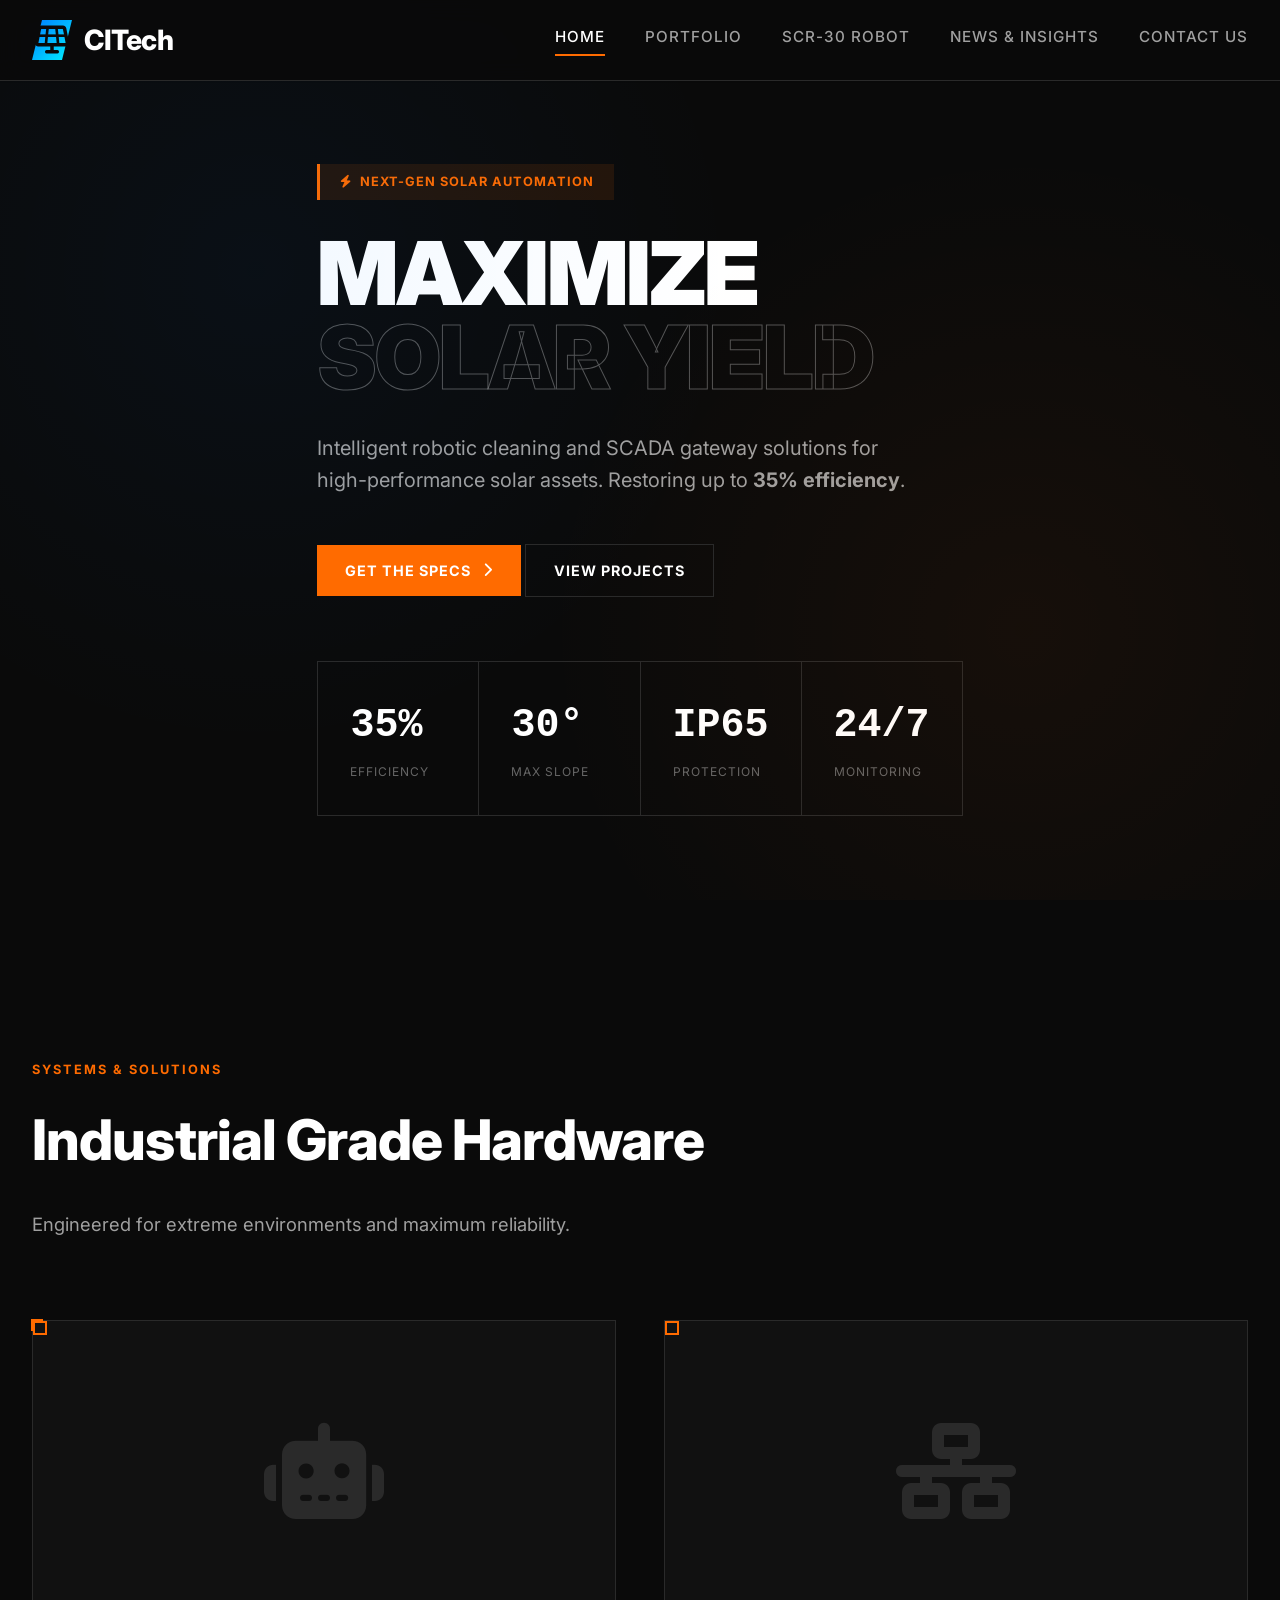
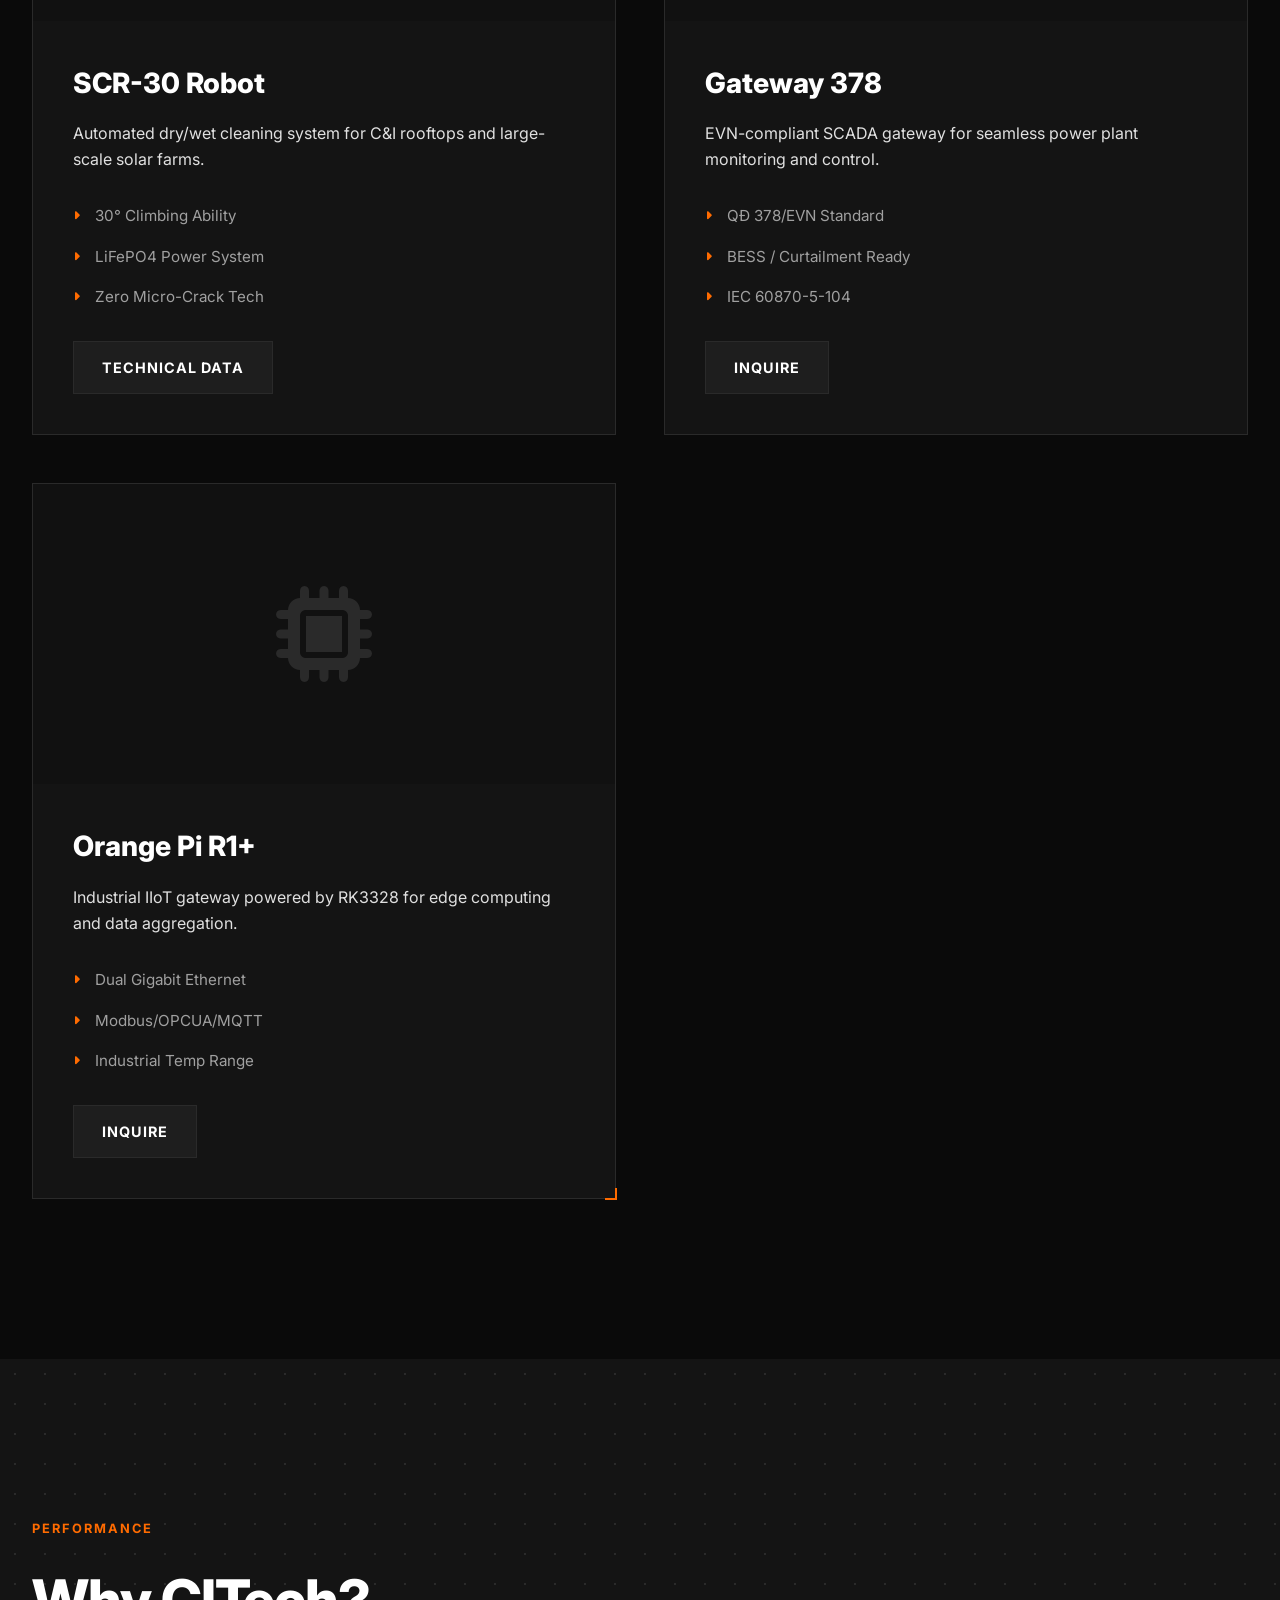
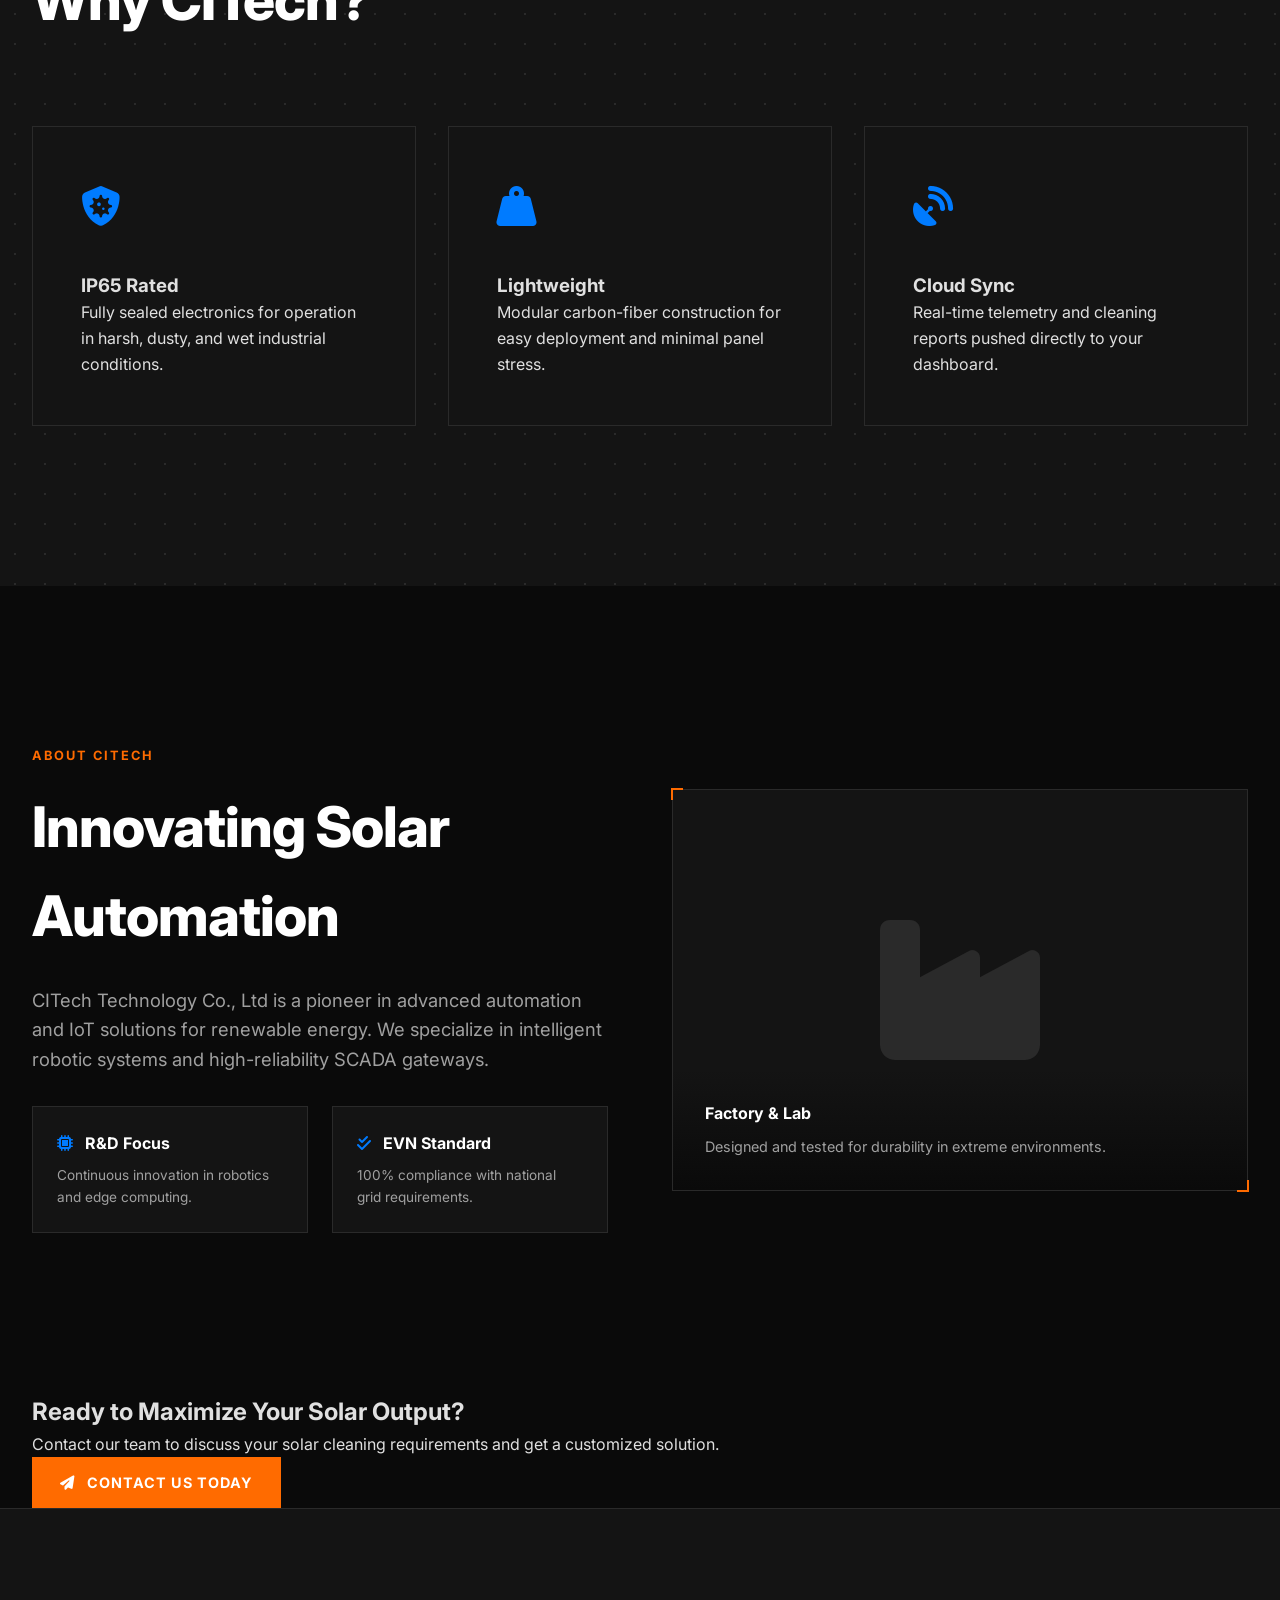
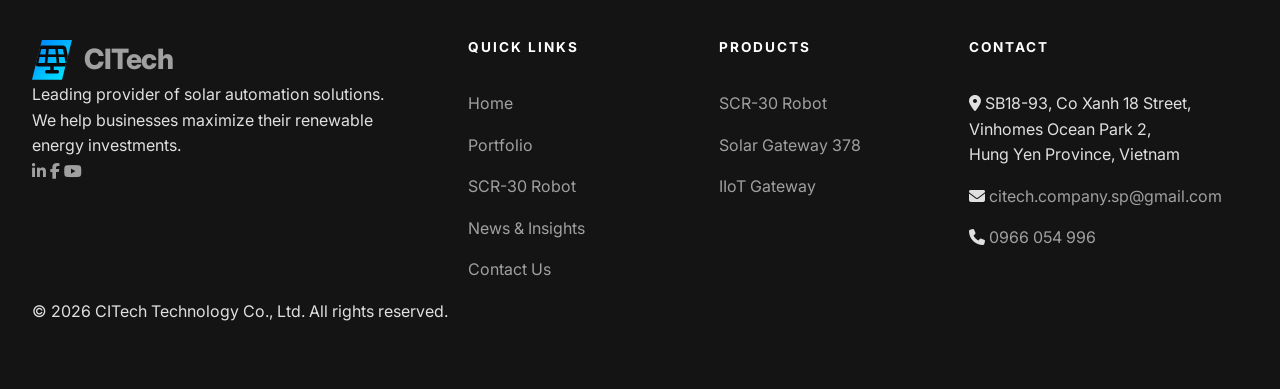
<file: index.html>
<!DOCTYPE html>
<html lang="en">
<head>
    <meta charset="UTF-8">
    <meta name="viewport" content="width=device-width, initial-scale=1.0">
    <meta name="description" content="CITech provides industrial solar panel cleaning robots & SCADA automation solutions. EVN QĐ 378 compliant gateways. Maximize solar efficiency up to 35% with our SCR-30 robot.">
    <meta name="keywords" content="solar panel cleaning, SCADA, QĐ 378, EVN compliance, IIoT gateway, solar robot, automation Vietnam">
    <meta name="author" content="CITech Technology JSC">
    <meta name="robots" content="index, follow">
    <link rel="canonical" href="https://cophamevs.github.io/citech-website/">
    
    <!-- Open Graph Tags -->
    <meta property="og:title" content="CITech - Solar Solutions & Automation | Home">
    <meta property="og:description" content="Industrial solar panel cleaning robots & SCADA automation solutions. EVN QĐ 378 compliant. Maximize efficiency up to 35%.">
    <meta property="og:image" content="https://cophamevs.github.io/citech-website/images/citech-og.jpg">
    <meta property="og:url" content="https://cophamevs.github.io/citech-website/">
    <meta property="og:type" content="website">
    <meta property="og:site_name" content="CITech">
    
    <!-- Twitter Card Tags -->
    <meta name="twitter:card" content="summary_large_image">
    <meta name="twitter:title" content="CITech - Solar Solutions & Automation | Home">
    <meta name="twitter:description" content="Industrial solar panel cleaning robots & SCADA automation solutions. EVN QĐ 378 compliant.">
    <meta name="twitter:image" content="https://cophamevs.github.io/citech-website/images/citech-og.jpg">
    
    <!-- Favicon -->
    <link rel="icon" type="image/svg+xml" href="favicon.svg">
    <link rel="alternate icon" href="favicon.ico">
    <link rel="apple-touch-icon" sizes="180x180" href="favicon.svg">
    <link rel="manifest" href="site.webmanifest">
    
    <!-- Preload Critical Resources -->
    <link rel="preconnect" href="https://fonts.googleapis.com">
    <link rel="preconnect" href="https://fonts.gstatic.com" crossorigin>
    <link rel="preload" href="css/style.css" as="style">
    <link rel="preload" href="https://fonts.googleapis.com/css2?family=Inter:wght@300;400;500;600;700;800&display=swap" as="style">
    
    <title>CITech - Solar Solutions & Automation | Home</title>
    
    <link rel="stylesheet" href="css/style.css">
    <link href="https://fonts.googleapis.com/css2?family=Inter:wght@300;400;500;600;700;800&display=swap" rel="stylesheet">
    <link rel="stylesheet" href="https://cdnjs.cloudflare.com/ajax/libs/font-awesome/6.4.0/css/all.min.css" media="print" onload="this.media='all'">
    
    <!-- JSON-LD Structured Data: Organization -->
    <script type="application/ld+json">
    {
        "@context": "https://schema.org",
        "@type": "Organization",
        "name": "CITech Technology JSC",
        "alternateName": "CITech",
        "url": "https://cophamevs.github.io/citech-website/",
        "logo": "https://cophamevs.github.io/citech-website/images/citech-logo.png",
        "description": "Leading provider of solar automation solutions including robotic cleaning systems and SCADA gateways.",
        "address": {
            "@type": "PostalAddress",
            "streetAddress": "SB18-93, Co Xanh 18 Street, Vinhomes Ocean Park 2",
            "addressLocality": "Hung Yen",
            "addressCountry": "VN"
        },
        "contactPoint": {
            "@type": "ContactPoint",
            "telephone": "+84-966-054-996",
            "contactType": "sales",
            "email": "citech.company.sp@gmail.com"
        },
        "sameAs": [
            "https://www.linkedin.com/company/citech",
            "https://www.facebook.com/citech"
        ]
    }
    </script>
    
    <!-- JSON-LD Structured Data: Product - SCR-30 -->
    <script type="application/ld+json">
    {
        "@context": "https://schema.org",
        "@type": "Product",
        "name": "SCR-30 Solar Cleaning Robot",
        "image": "https://cophamevs.github.io/citech-website/images/scr30-product.jpg",
        "description": "Automated dry/wet cleaning system for C&I rooftops and large-scale solar farms. 30° climbing ability, LiFePO4 power system.",
        "brand": {
            "@type": "Organization",
            "name": "CITech Technology JSC"
        },
        "offers": {
            "@type": "Offer",
            "availability": "https://schema.org/InStock",
            "priceCurrency": "USD",
            "priceValidUntil": "2026-12-31"
        },
        "aggregateRating": {
            "@type": "AggregateRating",
            "ratingValue": "4.8",
            "reviewCount": "50"
        }
    }
    </script>
    
    <!-- JSON-LD Structured Data: Product - Gateway 378 -->
    <script type="application/ld+json">
    {
        "@context": "https://schema.org",
        "@type": "Product",
        "name": "Solar Gateway 378",
        "description": "EVN-compliant SCADA gateway for seamless power plant monitoring and control. QĐ 378/EVN Standard compliant.",
        "brand": {
            "@type": "Organization",
            "name": "CITech Technology JSC"
        },
        "offers": {
            "@type": "Offer",
            "availability": "https://schema.org/InStock",
            "priceCurrency": "USD"
        }
    }
    </script>
</head>
<body>
    <!-- Skip to Content Link for Accessibility -->
    <a href="#main-content" class="skip-link">Skip to main content</a>
    
    <!-- Navigation -->
    <nav class="navbar" role="navigation" aria-label="Main navigation">
        <div class="container nav-container">
            <a href="index.html" class="logo" aria-label="CITech Home">
                <span class="logo-icon" aria-hidden="true"><i class="fas fa-solar-panel"></i></span>
                <span class="logo-text">CITech</span>
            </a>
            <button class="nav-toggle" id="navToggle" aria-label="Toggle navigation menu" aria-expanded="false" aria-controls="navMenu">
                <span></span>
                <span></span>
                <span></span>
            </button>
            <ul class="nav-menu" id="navMenu" role="menubar">
                <li role="none"><a href="index.html" class="nav-link active" role="menuitem" aria-current="page">Home</a></li>
                <li role="none"><a href="portfolio.html" class="nav-link" role="menuitem">Portfolio</a></li>
                <li role="none"><a href="scr30.html" class="nav-link" role="menuitem">SCR-30 Robot</a></li>
                <li role="none"><a href="news.html" class="nav-link" role="menuitem">News & Insights</a></li>
                <li role="none"><a href="contact.html" class="nav-link" role="menuitem">Contact Us</a></li>
            </ul>
        </div>
    </nav>

    <main id="main-content">
    <!-- Hero Section -->
    <section class="hero bg-grid" aria-labelledby="hero-title">
        <div class="container">
            <div class="hero-content">
                <div class="hero-badge">
                    <i class="fas fa-bolt" aria-hidden="true"></i>
                    Next-Gen Solar Automation
                </div>
                <h1 id="hero-title" class="hero-title">
                    MAXIMIZE<br>
                    <span>SOLAR YIELD</span>
                </h1>
                <p class="hero-subtitle">
                    Intelligent robotic cleaning and SCADA gateway solutions for high-performance solar assets. 
                    Restoring up to <strong>35% efficiency</strong>.
                </p>
                <div class="hero-cta">
                    <a href="scr30.html" class="btn btn-primary" aria-label="Get SCR-30 specifications">
                        Get the specs <i class="fas fa-chevron-right" aria-hidden="true"></i>
                    </a>
                    <a href="portfolio.html" class="btn btn-outline">
                        View Projects
                    </a>
                </div>
                
                <div class="hero-stats" role="region" aria-label="Key statistics">
                    <div class="stat-item">
                        <span class="stat-number">35%</span>
                        <span class="stat-label">Efficiency</span>
                    </div>
                    <div class="stat-item">
                        <span class="stat-number">30°</span>
                        <span class="stat-label">Max Slope</span>
                    </div>
                    <div class="stat-item">
                        <span class="stat-number">IP65</span>
                        <span class="stat-label">Protection</span>
                    </div>
                    <div class="stat-item">
                        <span class="stat-number">24/7</span>
                        <span class="stat-label">Monitoring</span>
                    </div>
                </div>
            </div>
        </div>
    </section>

    <!-- Products Section -->
    <section id="products" class="section" aria-labelledby="products-title">
        <div class="container">
            <div class="section-header">
                <span class="section-tag">Systems & Solutions</span>
                <h2 id="products-title" class="section-title">Industrial Grade Hardware</h2>
                <p class="section-desc">Engineered for extreme environments and maximum reliability.</p>
            </div>
            
            <div class="products-grid">
                <!-- SCR-30 Card -->
                <article class="product-card stitch-border stitch-border-tl">
                    <div class="product-image" aria-hidden="true">
                        <i class="fas fa-robot"></i>
                    </div>
                    <div class="product-content">
                        <h3 class="product-title">SCR-30 Robot</h3>
                        <p class="product-desc">
                            Automated dry/wet cleaning system for C&I rooftops and large-scale solar farms.
                        </p>
                        <ul class="product-features">
                            <li><i class="fas fa-caret-right" aria-hidden="true"></i> 30° Climbing Ability</li>
                            <li><i class="fas fa-caret-right" aria-hidden="true"></i> LiFePO4 Power System</li>
                            <li><i class="fas fa-caret-right" aria-hidden="true"></i> Zero Micro-Crack Tech</li>
                        </ul>
                        <a href="scr30.html" class="btn btn-secondary">Technical Data</a>
                    </div>
                </article>

                <!-- Solar Gateway Card -->
                <article class="product-card stitch-border">
                    <div class="product-image" aria-hidden="true">
                        <i class="fas fa-network-wired"></i>
                    </div>
                    <div class="product-content">
                        <h3 class="product-title">Gateway 378</h3>
                        <p class="product-desc">
                            EVN-compliant SCADA gateway for seamless power plant monitoring and control.
                        </p>
                        <ul class="product-features">
                            <li><i class="fas fa-caret-right" aria-hidden="true"></i> QĐ 378/EVN Standard</li>
                            <li><i class="fas fa-caret-right" aria-hidden="true"></i> BESS / Curtailment Ready</li>
                            <li><i class="fas fa-caret-right" aria-hidden="true"></i> IEC 60870-5-104</li>
                        </ul>
                        <a href="contact.html" class="btn btn-secondary">Inquire</a>
                    </div>
                </article>

                <!-- IIoT Gateway Card -->
                <article class="product-card stitch-border stitch-border-br">
                    <div class="product-image" aria-hidden="true">
                        <i class="fas fa-microchip"></i>
                    </div>
                    <div class="product-content">
                        <h3 class="product-title">Orange Pi R1+</h3>
                        <p class="product-desc">
                            Industrial IIoT gateway powered by RK3328 for edge computing and data aggregation.
                        </p>
                        <ul class="product-features">
                            <li><i class="fas fa-caret-right" aria-hidden="true"></i> Dual Gigabit Ethernet</li>
                            <li><i class="fas fa-caret-right" aria-hidden="true"></i> Modbus/OPCUA/MQTT</li>
                            <li><i class="fas fa-caret-right" aria-hidden="true"></i> Industrial Temp Range</li>
                        </ul>
                        <a href="contact.html" class="btn btn-secondary">Inquire</a>
                    </div>
                </article>
            </div>
        </div>
    </section>

    <!-- Why Choose Us -->
    <section class="section bg-grid" style="background-color: var(--surface);" aria-labelledby="why-citech-title">
        <div class="container">
            <div class="section-header">
                <span class="section-tag">Performance</span>
                <h2 id="why-citech-title" class="section-title">Why CITech?</h2>
            </div>
            <div class="features-grid" style="display: grid; grid-template-columns: repeat(auto-fit, minmax(300px, 1fr)); gap: 2rem;">
                <article class="card-industrial">
                    <div class="card-icon" aria-hidden="true"><i class="fas fa-shield-virus"></i></div>
                    <h3>IP65 Rated</h3>
                    <p>Fully sealed electronics for operation in harsh, dusty, and wet industrial conditions.</p>
                </article>
                <article class="card-industrial">
                    <div class="card-icon" aria-hidden="true"><i class="fas fa-weight-hanging"></i></div>
                    <h3>Lightweight</h3>
                    <p>Modular carbon-fiber construction for easy deployment and minimal panel stress.</p>
                </article>
                <article class="card-industrial">
                    <div class="card-icon" aria-hidden="true"><i class="fas fa-satellite-dish"></i></div>
                    <h3>Cloud Sync</h3>
                    <p>Real-time telemetry and cleaning reports pushed directly to your dashboard.</p>
                </article>
            </div>
        </div>
    </section>

    <!-- About Section -->
    <section id="about" class="section" aria-labelledby="about-title">
        <div class="container">
            <div class="about-grid" style="display: grid; grid-template-columns: 1fr 1fr; gap: 4rem; align-items: center;">
                <div class="about-content">
                    <span class="section-tag">About CITech</span>
                    <h2 id="about-title" class="section-title">Innovating Solar Automation</h2>
                    <p class="section-desc" style="margin-bottom: 2rem;">
                        CITech Technology Co., Ltd is a pioneer in advanced automation and IoT solutions for renewable energy. We specialize in intelligent robotic systems and high-reliability SCADA gateways.
                    </p>
                    
                    <div class="about-features" style="display: grid; grid-template-columns: 1fr 1fr; gap: 1.5rem;">
                        <article class="card-industrial" style="padding: 1.5rem;">
                            <h4 style="color: var(--white); margin-bottom: 0.5rem;"><i class="fas fa-microchip" style="color: var(--primary); margin-right: 0.5rem;" aria-hidden="true"></i> R&D Focus</h4>
                            <p style="font-size: 0.85rem; color: var(--text-dim);">Continuous innovation in robotics and edge computing.</p>
                        </article>
                        <article class="card-industrial" style="padding: 1.5rem;">
                            <h4 style="color: var(--white); margin-bottom: 0.5rem;"><i class="fas fa-check-double" style="color: var(--primary); margin-right: 0.5rem;" aria-hidden="true"></i> EVN Standard</h4>
                            <p style="font-size: 0.85rem; color: var(--text-dim);">100% compliance with national grid requirements.</p>
                        </article>
                    </div>
                </div>
                <div class="about-image stitch-border stitch-border-tl stitch-border-br" role="img" aria-label="CITech Factory and Lab facility">
                    <div style="width: 100%; height: 400px; background: var(--surface); display: flex; align-items: center; justify-content: center; position: relative; overflow: hidden;">
                        <i class="fas fa-industry" style="font-size: 10rem; color: var(--surface-border);" aria-hidden="true"></i>
                        <div style="position: absolute; bottom: 0; left: 0; right: 0; padding: 2rem; background: linear-gradient(transparent, var(--background));">
                            <h4 style="color: var(--white); margin-bottom: 0.5rem;">Factory & Lab</h4>
                            <p style="font-size: 0.9rem; color: var(--text-dim);">Designed and tested for durability in extreme environments.</p>
                        </div>
                    </div>
                </div>
            </div>
        </div>
    </section>

    <!-- CTA Section -->
    <section class="cta-section" aria-labelledby="cta-title">
        <div class="container">
            <div class="cta-content">
                <h2 id="cta-title">Ready to Maximize Your Solar Output?</h2>
                <p>Contact our team to discuss your solar cleaning requirements and get a customized solution.</p>
                <a href="contact.html" class="btn btn-primary btn-large">
                    <i class="fas fa-paper-plane" aria-hidden="true"></i>
                    Contact Us Today
                </a>
            </div>
        </div>
    </section>
    </main>

    <!-- Footer -->
    <footer class="footer" role="contentinfo">
        <div class="container">
            <div class="footer-grid">
                <div class="footer-brand">
                    <a href="index.html" class="logo" aria-label="CITech Home">
                        <span class="logo-icon" aria-hidden="true"><i class="fas fa-solar-panel"></i></span>
                        <span class="logo-text">CITech</span>
                    </a>
                    <p class="footer-desc">
                        Leading provider of solar automation solutions. 
                        We help businesses maximize their renewable energy investments.
                    </p>
                    <div class="social-links">
                        <a href="#" class="social-link" aria-label="LinkedIn"><i class="fab fa-linkedin-in" aria-hidden="true"></i></a>
                        <a href="#" class="social-link" aria-label="Facebook"><i class="fab fa-facebook-f" aria-hidden="true"></i></a>
                        <a href="#" class="social-link" aria-label="YouTube"><i class="fab fa-youtube" aria-hidden="true"></i></a>
                    </div>
                </div>
                <nav class="footer-links" aria-label="Quick links">
                    <h4>Quick Links</h4>
                    <ul>
                        <li><a href="index.html">Home</a></li>
                        <li><a href="portfolio.html">Portfolio</a></li>
                        <li><a href="scr30.html">SCR-30 Robot</a></li>
                        <li><a href="news.html">News & Insights</a></li>
                        <li><a href="contact.html">Contact Us</a></li>
                    </ul>
                </nav>
                <nav class="footer-links" aria-label="Products">
                    <h4>Products</h4>
                    <ul>
                        <li><a href="scr30.html">SCR-30 Robot</a></li>
                        <li><a href="contact.html">Solar Gateway 378</a></li>
                        <li><a href="contact.html">IIoT Gateway</a></li>
                    </ul>
                </nav>
                <div class="footer-contact">
                    <h4>Contact</h4>
                    <ul>
                        <li>
                            <i class="fas fa-map-marker-alt" aria-hidden="true"></i>
                            SB18-93, Co Xanh 18 Street,<br>
                            Vinhomes Ocean Park 2,<br>
                            Hung Yen Province, Vietnam
                        </li>
                        <li>
                            <i class="fas fa-envelope" aria-hidden="true"></i>
                            <a href="mailto:citech.company.sp@gmail.com">citech.company.sp@gmail.com</a>
                        </li>
                        <li>
                            <i class="fas fa-phone" aria-hidden="true"></i>
                            <a href="tel:+84966054996">0966 054 996</a>
                        </li>
                    </ul>
                </div>
            </div>
            <div class="footer-bottom">
                <p>&copy; 2026 CITech Technology Co., Ltd. All rights reserved.</p>
            </div>
        </div>
    </footer>

    <script src="js/main.js" defer></script>
</body>
</html>
</file>
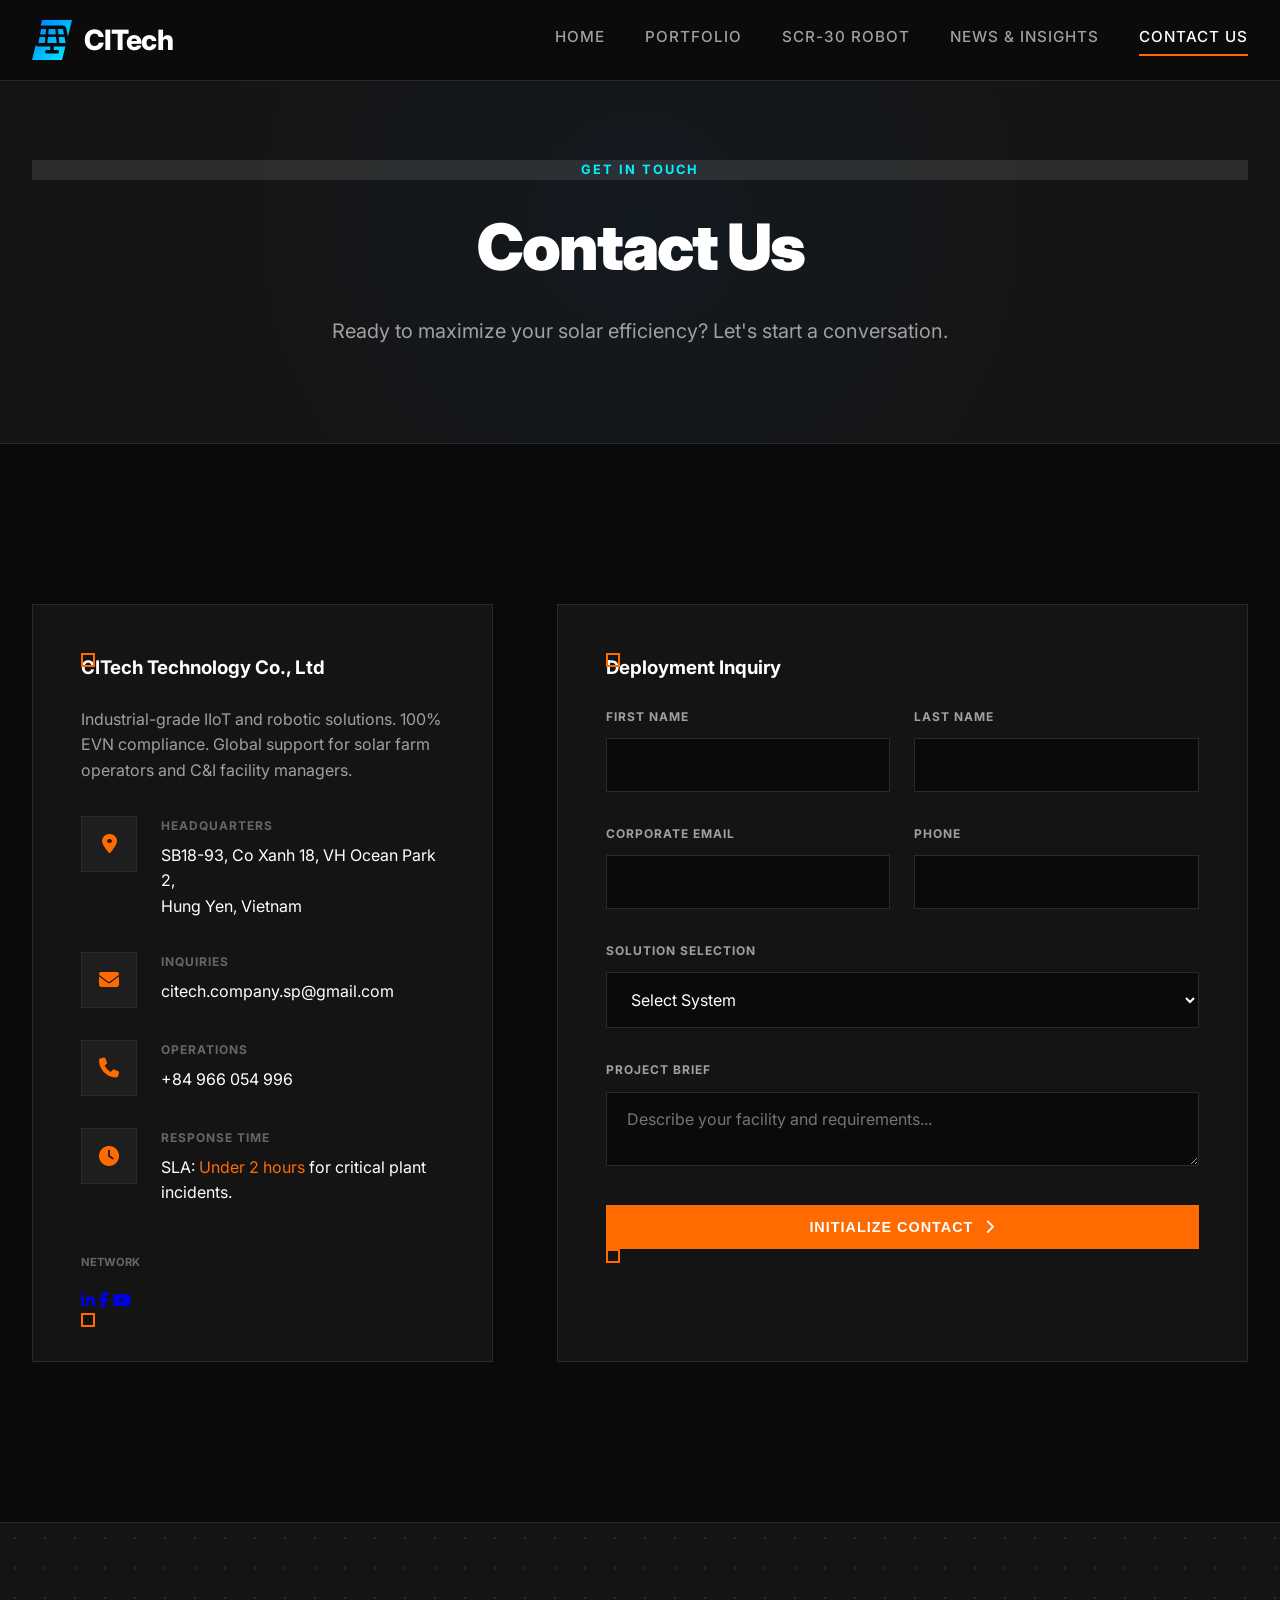
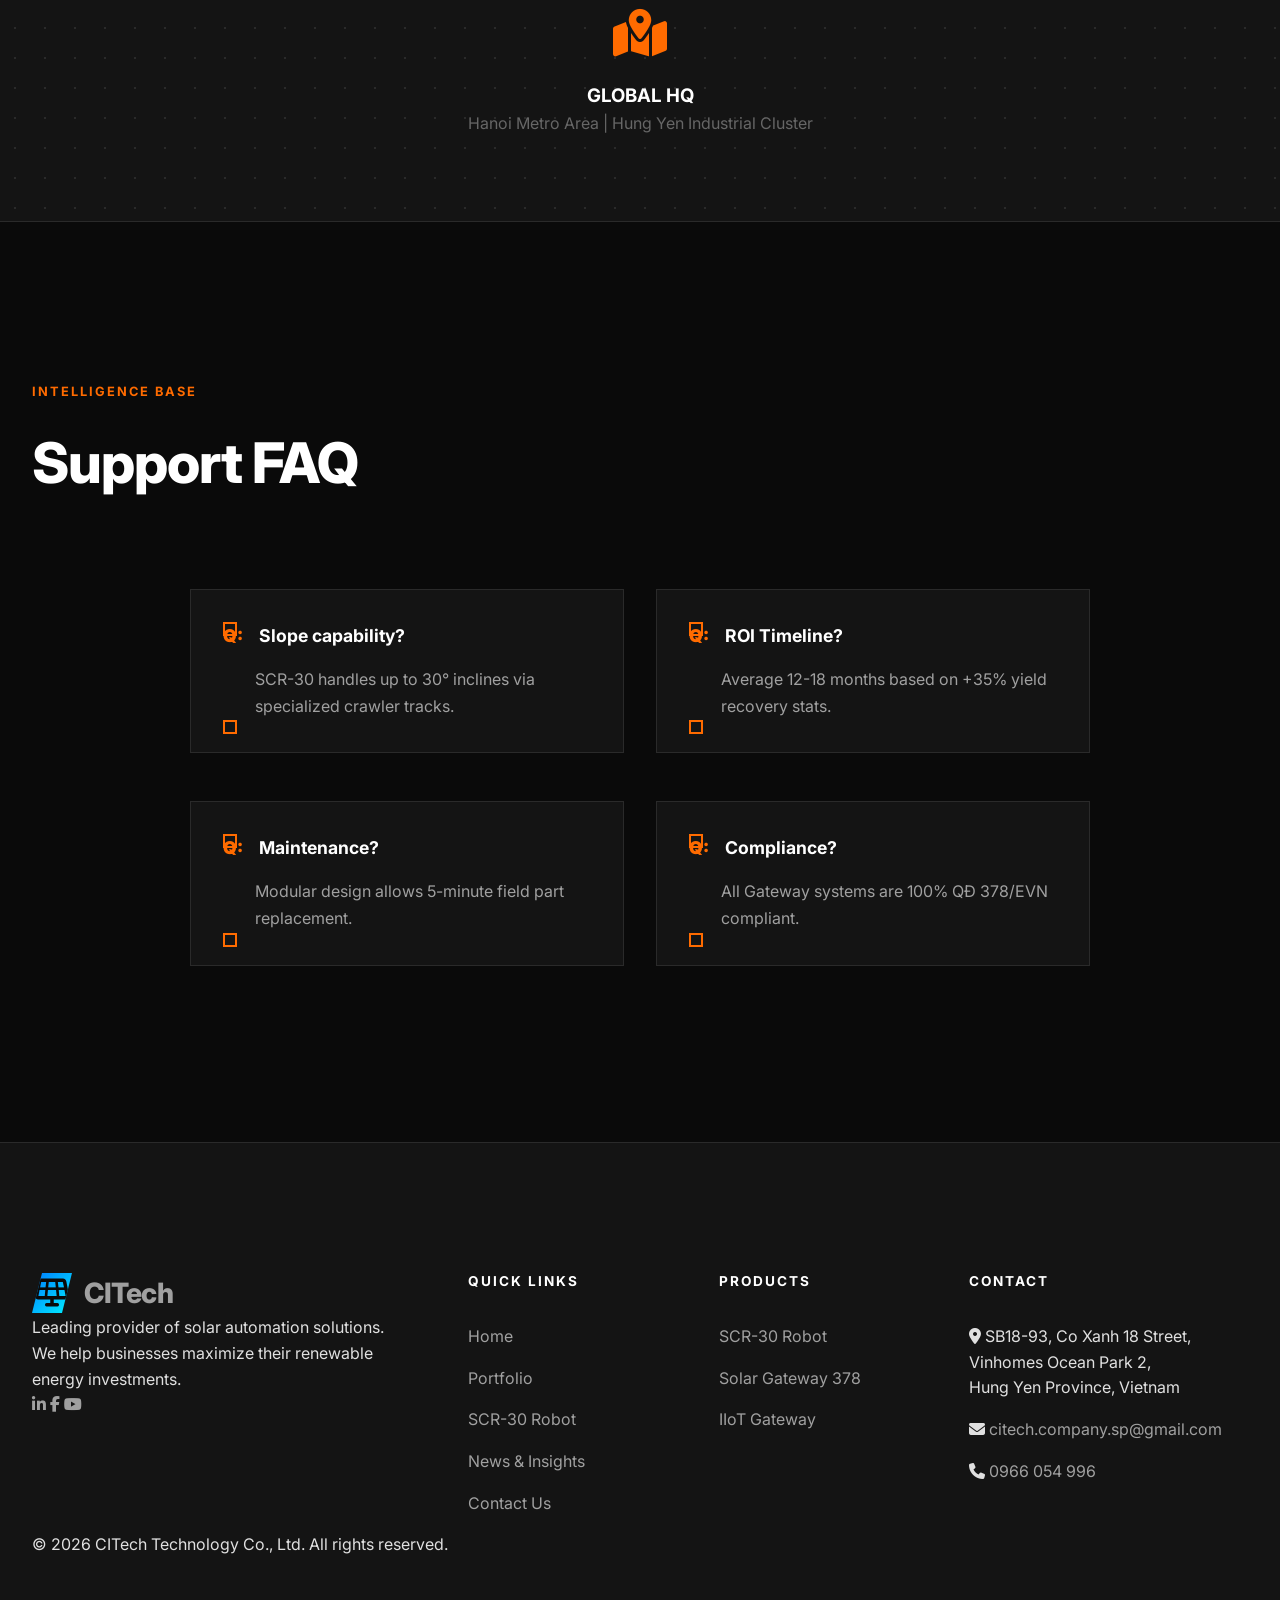
<file: contact.html>
<!DOCTYPE html>
<html lang="en">
<head>
    <meta charset="UTF-8">
    <meta name="viewport" content="width=device-width, initial-scale=1.0">
    <meta name="description" content="Contact CITech Technology JSC for solar automation solutions. Request a quote for SCR-30 robot or Gateway 378. EVN QĐ 378 compliant SCADA systems.">
    <meta name="keywords" content="solar panel cleaning, SCADA, QĐ 378, EVN compliance, IIoT gateway, contact CITech, solar robot quote">
    <meta name="author" content="CITech Technology JSC">
    <meta name="robots" content="index, follow">
    <link rel="canonical" href="https://cophamevs.github.io/citech-website/contact.html">
    
    <!-- Open Graph Tags -->
    <meta property="og:title" content="CITech - Solar Solutions & Automation | Contact Us">
    <meta property="og:description" content="Contact CITech for solar automation solutions. Request a quote for SCR-30 robot or EVN QĐ 378 compliant SCADA systems.">
    <meta property="og:image" content="https://cophamevs.github.io/citech-website/images/contact-og.jpg">
    <meta property="og:url" content="https://cophamevs.github.io/citech-website/contact.html">
    <meta property="og:type" content="website">
    <meta property="og:site_name" content="CITech">
    
    <!-- Twitter Card Tags -->
    <meta name="twitter:card" content="summary_large_image">
    <meta name="twitter:title" content="CITech - Solar Solutions & Automation | Contact Us">
    <meta name="twitter:description" content="Contact CITech for solar automation solutions. Request a quote for SCR-30 robot.">
    <meta name="twitter:image" content="https://cophamevs.github.io/citech-website/images/contact-og.jpg">
    
    <!-- Favicon -->
    <link rel="icon" type="image/svg+xml" href="favicon.svg">
    <link rel="alternate icon" href="favicon.ico">
    <link rel="apple-touch-icon" sizes="180x180" href="favicon.svg">
    <link rel="manifest" href="site.webmanifest">
    
    <!-- Preload Critical Resources -->
    <link rel="preconnect" href="https://fonts.googleapis.com">
    <link rel="preconnect" href="https://fonts.gstatic.com" crossorigin>
    <link rel="preload" href="css/style.css" as="style">
    <link rel="preload" href="https://fonts.googleapis.com/css2?family=Inter:wght@300;400;500;600;700;800&display=swap" as="style">
    
    <title>CITech - Solar Solutions & Automation | Contact Us</title>
    
    <link rel="stylesheet" href="css/style.css">
    <link href="https://fonts.googleapis.com/css2?family=Inter:wght@300;400;500;600;700;800&display=swap" rel="stylesheet">
    <link rel="stylesheet" href="https://cdnjs.cloudflare.com/ajax/libs/font-awesome/6.4.0/css/all.min.css" media="print" onload="this.media='all'">
    
    <!-- JSON-LD Structured Data: Organization -->
    <script type="application/ld+json">
    {
        "@context": "https://schema.org",
        "@type": "Organization",
        "name": "CITech Technology JSC",
        "alternateName": "CITech",
        "url": "https://cophamevs.github.io/citech-website/",
        "logo": "https://cophamevs.github.io/citech-website/images/citech-logo.png",
        "description": "Leading provider of solar automation solutions including robotic cleaning systems and SCADA gateways.",
        "address": {
            "@type": "PostalAddress",
            "streetAddress": "SB18-93, Co Xanh 18 Street, Vinhomes Ocean Park 2",
            "addressLocality": "Hung Yen",
            "addressCountry": "VN"
        },
        "contactPoint": {
            "@type": "ContactPoint",
            "telephone": "+84-966-054-996",
            "contactType": "sales",
            "email": "citech.company.sp@gmail.com",
            "availableLanguage": ["English", "Vietnamese"]
        }
    }
    </script>
    
    <!-- JSON-LD Structured Data: Breadcrumb -->
    <script type="application/ld+json">
    {
        "@context": "https://schema.org",
        "@type": "BreadcrumbList",
        "itemListElement": [
            {
                "@type": "ListItem",
                "position": 1,
                "name": "Home",
                "item": "https://cophamevs.github.io/citech-website/"
            },
            {
                "@type": "ListItem",
                "position": 2,
                "name": "Contact Us",
                "item": "https://cophamevs.github.io/citech-website/contact.html"
            }
        ]
    }
    </script>
    
    <!-- JSON-LD Structured Data: ContactPage -->
    <script type="application/ld+json">
    {
        "@context": "https://schema.org",
        "@type": "ContactPage",
        "name": "Contact CITech Technology JSC",
        "description": "Contact CITech for solar automation solutions, SCR-30 robot quotes, and SCADA gateway inquiries.",
        "url": "https://cophamevs.github.io/citech-website/contact.html",
        "mainEntity": {
            "@type": "Organization",
            "name": "CITech Technology JSC",
            "address": {
                "@type": "PostalAddress",
                "streetAddress": "SB18-93, Co Xanh 18 Street, Vinhomes Ocean Park 2",
                "addressLocality": "Hung Yen",
                "addressCountry": "VN"
            },
            "telephone": "+84-966-054-996",
            "email": "citech.company.sp@gmail.com"
        }
    }
    </script>
</head>
<body>
    <!-- Skip to Content Link for Accessibility -->
    <a href="#main-content" class="skip-link">Skip to main content</a>
    
    <!-- Navigation -->
    <nav class="navbar" role="navigation" aria-label="Main navigation">
        <div class="container nav-container">
            <a href="index.html" class="logo" aria-label="CITech Home">
                <span class="logo-icon" aria-hidden="true"><i class="fas fa-solar-panel"></i></span>
                <span class="logo-text">CITech</span>
            </a>
            <button class="nav-toggle" id="navToggle" aria-label="Toggle navigation menu" aria-expanded="false" aria-controls="navMenu">
                <span></span>
                <span></span>
                <span></span>
            </button>
            <ul class="nav-menu" id="navMenu" role="menubar">
                <li role="none"><a href="index.html" class="nav-link" role="menuitem">Home</a></li>
                <li role="none"><a href="portfolio.html" class="nav-link" role="menuitem">Portfolio</a></li>
                <li role="none"><a href="scr30.html" class="nav-link" role="menuitem">SCR-30 Robot</a></li>
                <li role="none"><a href="news.html" class="nav-link" role="menuitem">News & Insights</a></li>
                <li role="none"><a href="contact.html" class="nav-link active" role="menuitem" aria-current="page">Contact Us</a></li>
            </ul>
        </div>
    </nav>

    <!-- Page Header -->
    <header class="page-header">
        <div class="container">
            <div class="page-header-content">
                <span class="section-tag" style="background: rgba(255,255,255,0.1); color: var(--secondary);">Get in Touch</span>
                <h1>Contact Us</h1>
                <p>Ready to maximize your solar efficiency? Let's start a conversation.</p>
            </div>
        </div>
    </header>

    <main id="main-content">
    <!-- Contact Section -->
    <section class="section" aria-labelledby="contact-title">
        <div class="container">
            <h2 id="contact-title" class="visually-hidden">Contact Information and Form</h2>
            <div class="contact-grid">
                <!-- Contact Info -->
                <aside class="contact-info-card stitch-border" aria-labelledby="contact-info-title">
                    <h3 id="contact-info-title" style="margin-bottom: 1.5rem; color: var(--white);">CITech Technology Co., Ltd</h3>
                    <p style="margin-bottom: 2rem; color: var(--text-dim); line-height: 1.6;">
                        Industrial-grade IIoT and robotic solutions. 100% EVN compliance. 
                        Global support for solar farm operators and C&I facility managers.
                    </p>
                    
                    <div class="contact-info-item">
                        <div class="contact-info-icon" aria-hidden="true">
                            <i class="fas fa-map-marker-alt"></i>
                        </div>
                        <div class="contact-info-content">
                            <h4>Headquarters</h4>
                            <p>SB18-93, Co Xanh 18, VH Ocean Park 2,<br>Hung Yen, Vietnam</p>
                        </div>
                    </div>

                    <div class="contact-info-item">
                        <div class="contact-info-icon" aria-hidden="true">
                            <i class="fas fa-envelope"></i>
                        </div>
                        <div class="contact-info-content">
                            <h4>Inquiries</h4>
                            <p><a href="mailto:citech.company.sp@gmail.com">citech.company.sp@gmail.com</a></p>
                        </div>
                    </div>

                    <div class="contact-info-item">
                        <div class="contact-info-icon" aria-hidden="true">
                            <i class="fas fa-phone"></i>
                        </div>
                        <div class="contact-info-content">
                            <h4>Operations</h4>
                            <p><a href="tel:+84966054996">+84 966 054 996</a></p>
                        </div>
                    </div>

                    <div class="contact-info-item">
                        <div class="contact-info-icon" aria-hidden="true">
                            <i class="fas fa-clock"></i>
                        </div>
                        <div class="contact-info-content">
                            <h4>Response Time</h4>
                            <p>SLA: <span style="color: var(--accent);">Under 2 hours</span> for critical plant incidents.</p>
                        </div>
                    </div>

                    <div style="margin-top: 3rem;">
                        <h4 style="color: var(--text-muted); font-size: 0.7rem; text-transform: uppercase; margin-bottom: 1rem;">Network</h4>
                        <div class="social-links">
                            <a href="#" class="social-link" aria-label="LinkedIn"><i class="fab fa-linkedin-in" aria-hidden="true"></i></a>
                            <a href="#" class="social-link" aria-label="Facebook"><i class="fab fa-facebook-f" aria-hidden="true"></i></a>
                            <a href="#" class="social-link" aria-label="YouTube"><i class="fab fa-youtube" aria-hidden="true"></i></a>
                        </div>
                    </div>
                </aside>

                <!-- Contact Form -->
                <section class="contact-form-card stitch-border" aria-labelledby="form-title">
                    <h3 id="form-title" style="margin-bottom: 1.5rem; color: var(--white);">Deployment Inquiry</h3>
                    
                    <form id="contactForm" aria-label="Contact inquiry form">
                        <div class="form-row">
                            <div class="form-group">
                                <label for="firstName">First Name</label>
                                <input type="text" id="firstName" name="firstName" required aria-required="true">
                            </div>
                            <div class="form-group">
                                <label for="lastName">Last Name</label>
                                <input type="text" id="lastName" name="lastName" required aria-required="true">
                            </div>
                        </div>

                        <div class="form-row">
                            <div class="form-group">
                                <label for="email">Corporate Email</label>
                                <input type="email" id="email" name="email" required aria-required="true">
                            </div>
                            <div class="form-group">
                                <label for="phone">Phone</label>
                                <input type="tel" id="phone" name="phone">
                            </div>
                        </div>

                        <div class="form-group">
                            <label for="interest">Solution Selection</label>
                            <select id="interest" name="interest" required aria-required="true">
                                <option value="">Select System</option>
                                <option value="scr30">SCR-30 Cleaning Robot</option>
                                <option value="gateway378">Solar Gateway 378</option>
                                <option value="iiot">IIoT Gateway R1 Plus</option>
                                <option value="other">Custom Automation</option>
                            </select>
                        </div>

                        <div class="form-group">
                            <label for="message">Project Brief</label>
                            <textarea id="message" name="message" placeholder="Describe your facility and requirements..." required aria-required="true"></textarea>
                        </div>

                        <button type="submit" class="btn btn-primary" style="width: 100%; justify-content: center;">
                            Initialize Contact <i class="fas fa-chevron-right" aria-hidden="true"></i>
                        </button>
                    </form>
                </section>
            </div>
        </div>
    </section>

    <!-- Map Section -->
    <section aria-label="Location map">
        <div class="bg-grid" style="width: 100%; height: 300px; background-color: var(--surface); border-top: 1px solid var(--surface-border); border-bottom: 1px solid var(--surface-border); display: flex; align-items: center; justify-content: center;">
            <div style="text-align: center; color: var(--text-muted);">
                <i class="fas fa-map-marked-alt" style="font-size: 3rem; margin-bottom: 1.5rem; display: block; color: var(--accent);" aria-hidden="true"></i>
                <h3 style="color: var(--white);">GLOBAL HQ</h3>
                <p>Hanoi Metro Area | Hung Yen Industrial Cluster</p>
            </div>
        </div>
    </section>

    <!-- FAQ Section -->
    <section class="section" aria-labelledby="faq-title">
        <div class="container">
            <div class="section-header">
                <span class="section-tag">Intelligence Base</span>
                <h2 id="faq-title" class="section-title">Support FAQ</h2>
            </div>

            <div style="max-width: 900px; margin: 0 auto; display: grid; grid-template-columns: 1fr 1fr; gap: 2rem;">
                <article class="faq-item stitch-border">
                    <h4>Slope capability?</h4>
                    <p>SCR-30 handles up to 30° inclines via specialized crawler tracks.</p>
                </article>

                <article class="faq-item stitch-border">
                    <h4>ROI Timeline?</h4>
                    <p>Average 12-18 months based on +35% yield recovery stats.</p>
                </article>

                <article class="faq-item stitch-border">
                    <h4>Maintenance?</h4>
                    <p>Modular design allows 5-minute field part replacement.</p>
                </article>

                <article class="faq-item stitch-border">
                    <h4>Compliance?</h4>
                    <p>All Gateway systems are 100% QĐ 378/EVN compliant.</p>
                </article>
            </div>
        </div>
    </section>
    </main>

    <!-- Footer -->
    <footer class="footer" role="contentinfo">
        <div class="container">
            <div class="footer-grid">
                <div class="footer-brand">
                    <a href="index.html" class="logo" aria-label="CITech Home">
                        <span class="logo-icon" aria-hidden="true"><i class="fas fa-solar-panel"></i></span>
                        <span class="logo-text">CITech</span>
                    </a>
                    <p class="footer-desc">
                        Leading provider of solar automation solutions. 
                        We help businesses maximize their renewable energy investments.
                    </p>
                    <div class="social-links">
                        <a href="#" class="social-link" aria-label="LinkedIn"><i class="fab fa-linkedin-in" aria-hidden="true"></i></a>
                        <a href="#" class="social-link" aria-label="Facebook"><i class="fab fa-facebook-f" aria-hidden="true"></i></a>
                        <a href="#" class="social-link" aria-label="YouTube"><i class="fab fa-youtube" aria-hidden="true"></i></a>
                    </div>
                </div>
                <nav class="footer-links" aria-label="Quick links">
                    <h4>Quick Links</h4>
                    <ul>
                        <li><a href="index.html">Home</a></li>
                        <li><a href="portfolio.html">Portfolio</a></li>
                        <li><a href="scr30.html">SCR-30 Robot</a></li>
                        <li><a href="news.html">News & Insights</a></li>
                        <li><a href="contact.html">Contact Us</a></li>
                    </ul>
                </nav>
                <nav class="footer-links" aria-label="Products">
                    <h4>Products</h4>
                    <ul>
                        <li><a href="scr30.html">SCR-30 Robot</a></li>
                        <li><a href="contact.html">Solar Gateway 378</a></li>
                        <li><a href="contact.html">IIoT Gateway</a></li>
                    </ul>
                </nav>
                <div class="footer-contact">
                    <h4>Contact</h4>
                    <ul>
                        <li>
                            <i class="fas fa-map-marker-alt" aria-hidden="true"></i>
                            SB18-93, Co Xanh 18 Street,<br>
                            Vinhomes Ocean Park 2,<br>
                            Hung Yen Province, Vietnam
                        </li>
                        <li>
                            <i class="fas fa-envelope" aria-hidden="true"></i>
                            <a href="mailto:citech.company.sp@gmail.com">citech.company.sp@gmail.com</a>
                        </li>
                        <li>
                            <i class="fas fa-phone" aria-hidden="true"></i>
                            <a href="tel:+84966054996">0966 054 996</a>
                        </li>
                    </ul>
                </div>
            </div>
            <div class="footer-bottom">
                <p>&copy; 2026 CITech Technology Co., Ltd. All rights reserved.</p>
            </div>
        </div>
    </footer>

    <script src="js/main.js" defer></script>
</body>
</html>
</file>
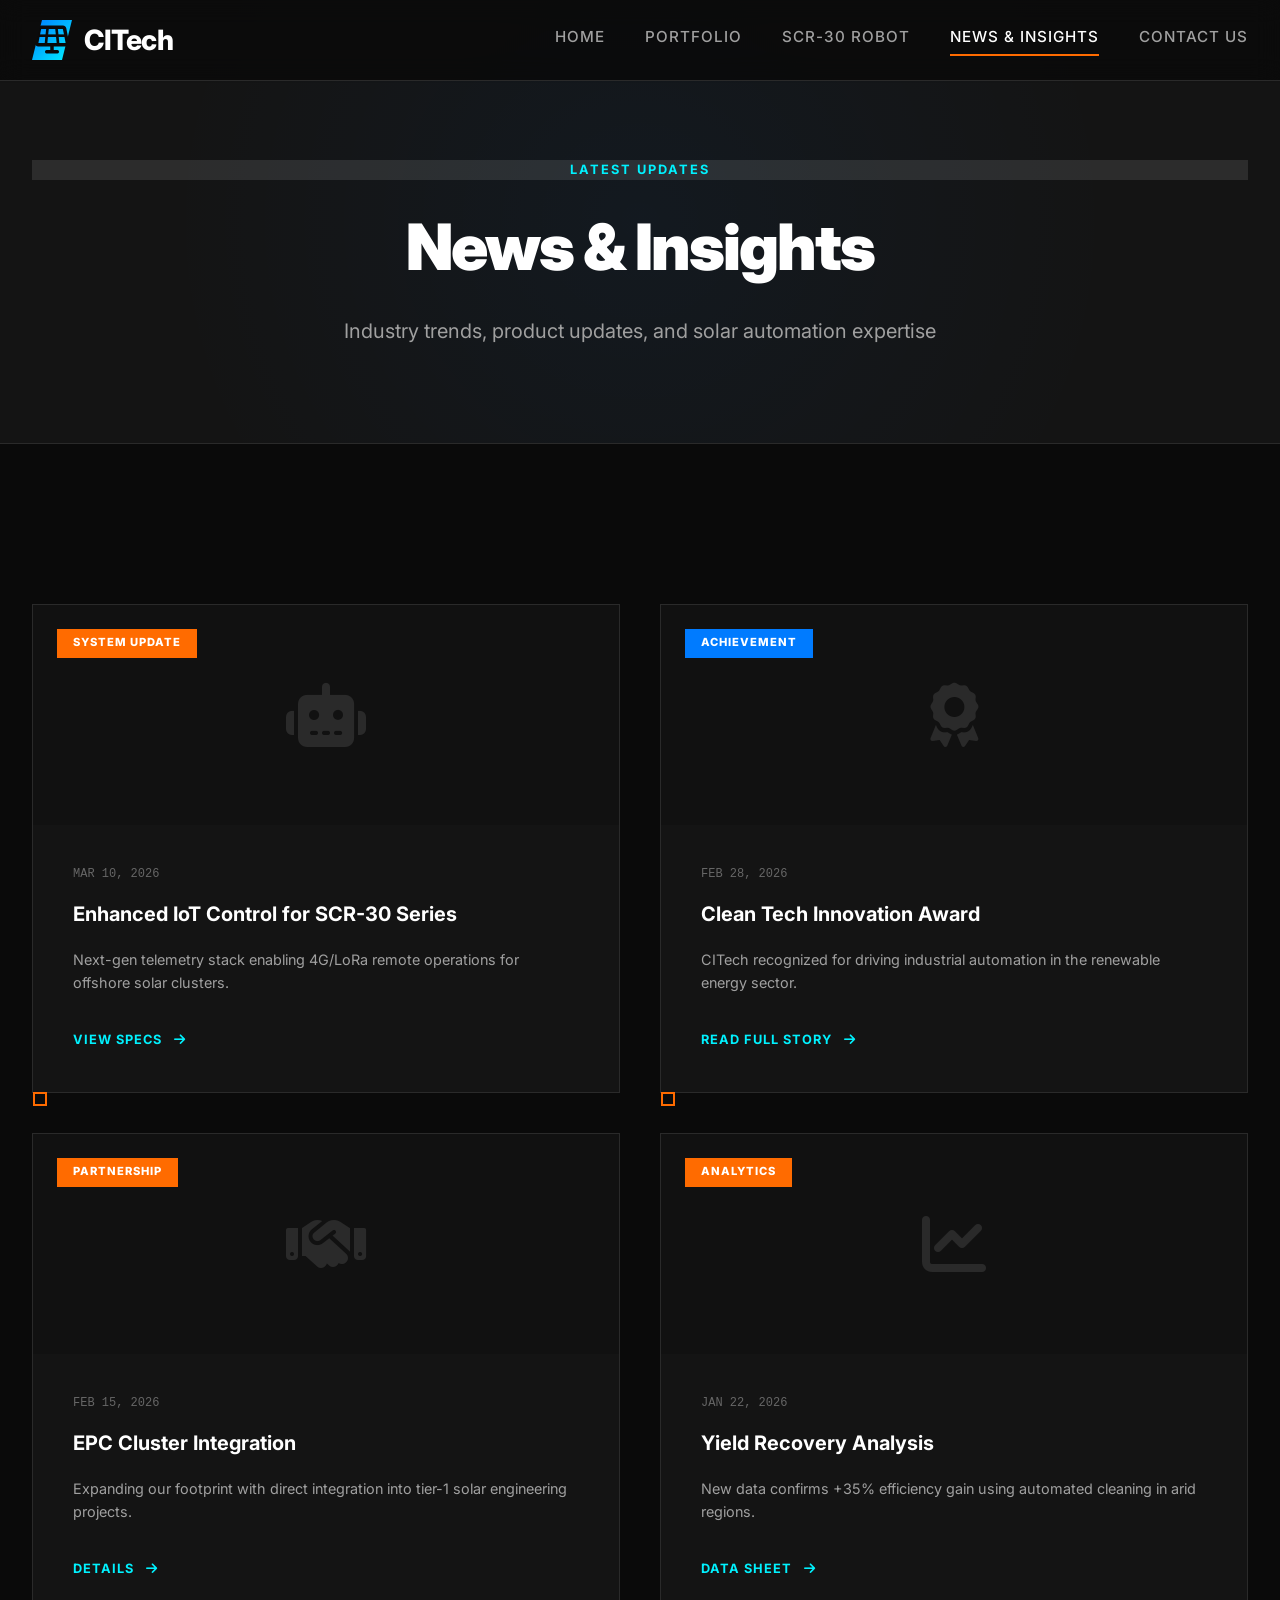
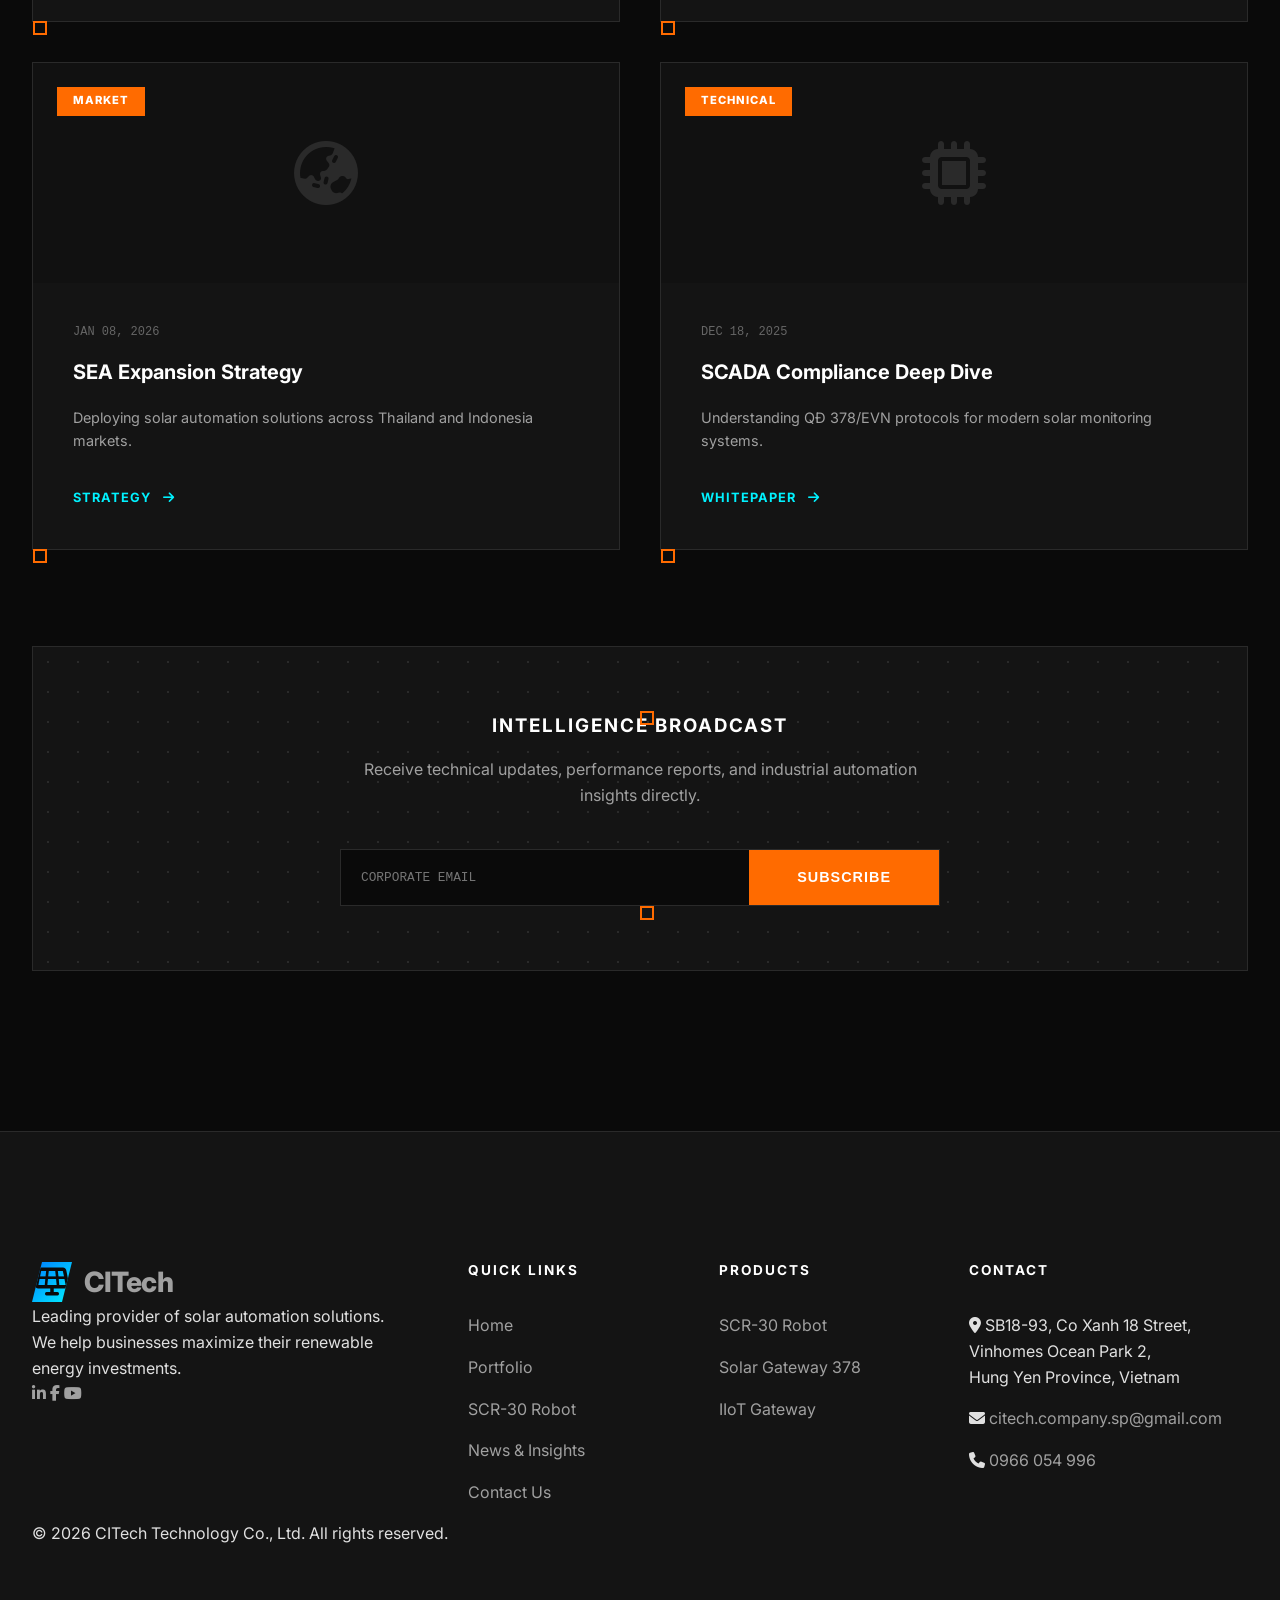
<file: news.html>
<!DOCTYPE html>
<html lang="en">
<head>
    <meta charset="UTF-8">
    <meta name="viewport" content="width=device-width, initial-scale=1.0">
    <meta name="description" content="Latest news and insights from CITech on solar automation, SCADA compliance QĐ 378, and IIoT gateway technology. Stay updated with industry trends.">
    <meta name="keywords" content="solar panel cleaning, SCADA, QĐ 378, EVN compliance, IIoT gateway, solar news, automation insights">
    <meta name="author" content="CITech Technology JSC">
    <meta name="robots" content="index, follow">
    <link rel="canonical" href="https://cophamevs.github.io/citech-website/news.html">
    
    <!-- Open Graph Tags -->
    <meta property="og:title" content="CITech - Solar Solutions & Automation | News & Insights">
    <meta property="og:description" content="Latest news and insights on solar automation, SCADA QĐ 378 compliance, and IIoT gateway technology from CITech.">
    <meta property="og:image" content="https://cophamevs.github.io/citech-website/images/news-og.jpg">
    <meta property="og:url" content="https://cophamevs.github.io/citech-website/news.html">
    <meta property="og:type" content="website">
    <meta property="og:site_name" content="CITech">
    
    <!-- Twitter Card Tags -->
    <meta name="twitter:card" content="summary_large_image">
    <meta name="twitter:title" content="CITech - Solar Solutions & Automation | News & Insights">
    <meta name="twitter:description" content="Latest news on solar automation, SCADA QĐ 378 compliance, and IIoT technology.">
    <meta name="twitter:image" content="https://cophamevs.github.io/citech-website/images/news-og.jpg">
    
    <!-- Favicon -->
    <link rel="icon" type="image/svg+xml" href="favicon.svg">
    <link rel="alternate icon" href="favicon.ico">
    <link rel="apple-touch-icon" sizes="180x180" href="favicon.svg">
    <link rel="manifest" href="site.webmanifest">
    
    <!-- Preload Critical Resources -->
    <link rel="preconnect" href="https://fonts.googleapis.com">
    <link rel="preconnect" href="https://fonts.gstatic.com" crossorigin>
    <link rel="preload" href="css/style.css" as="style">
    <link rel="preload" href="https://fonts.googleapis.com/css2?family=Inter:wght@300;400;500;600;700;800&display=swap" as="style">
    
    <title>CITech - Solar Solutions & Automation | News & Insights</title>
    
    <link rel="stylesheet" href="css/style.css">
    <link href="https://fonts.googleapis.com/css2?family=Inter:wght@300;400;500;600;700;800&display=swap" rel="stylesheet">
    <link rel="stylesheet" href="https://cdnjs.cloudflare.com/ajax/libs/font-awesome/6.4.0/css/all.min.css" media="print" onload="this.media='all'">
    
    <!-- JSON-LD Structured Data: Organization -->
    <script type="application/ld+json">
    {
        "@context": "https://schema.org",
        "@type": "Organization",
        "name": "CITech Technology JSC",
        "alternateName": "CITech",
        "url": "https://cophamevs.github.io/citech-website/",
        "logo": "https://cophamevs.github.io/citech-website/images/citech-logo.png",
        "description": "Leading provider of solar automation solutions including robotic cleaning systems and SCADA gateways.",
        "address": {
            "@type": "PostalAddress",
            "streetAddress": "SB18-93, Co Xanh 18 Street, Vinhomes Ocean Park 2",
            "addressLocality": "Hung Yen",
            "addressCountry": "VN"
        }
    }
    </script>
    
    <!-- JSON-LD Structured Data: Blog -->
    <script type="application/ld+json">
    {
        "@context": "https://schema.org",
        "@type": "Blog",
        "name": "CITech News & Insights",
        "description": "Industry trends, product updates, and solar automation expertise from CITech.",
        "url": "https://cophamevs.github.io/citech-website/news.html",
        "publisher": {
            "@type": "Organization",
            "name": "CITech Technology JSC"
        }
    }
    </script>
    
    <!-- JSON-LD Structured Data: Breadcrumb -->
    <script type="application/ld+json">
    {
        "@context": "https://schema.org",
        "@type": "BreadcrumbList",
        "itemListElement": [
            {
                "@type": "ListItem",
                "position": 1,
                "name": "Home",
                "item": "https://cophamevs.github.io/citech-website/"
            },
            {
                "@type": "ListItem",
                "position": 2,
                "name": "News & Insights",
                "item": "https://cophamevs.github.io/citech-website/news.html"
            }
        ]
    }
    </script>
</head>
<body>
    <!-- Skip to Content Link for Accessibility -->
    <a href="#main-content" class="skip-link">Skip to main content</a>
    
    <!-- Navigation -->
    <nav class="navbar" role="navigation" aria-label="Main navigation">
        <div class="container nav-container">
            <a href="index.html" class="logo" aria-label="CITech Home">
                <span class="logo-icon" aria-hidden="true"><i class="fas fa-solar-panel"></i></span>
                <span class="logo-text">CITech</span>
            </a>
            <button class="nav-toggle" id="navToggle" aria-label="Toggle navigation menu" aria-expanded="false" aria-controls="navMenu">
                <span></span>
                <span></span>
                <span></span>
            </button>
            <ul class="nav-menu" id="navMenu" role="menubar">
                <li role="none"><a href="index.html" class="nav-link" role="menuitem">Home</a></li>
                <li role="none"><a href="portfolio.html" class="nav-link" role="menuitem">Portfolio</a></li>
                <li role="none"><a href="scr30.html" class="nav-link" role="menuitem">SCR-30 Robot</a></li>
                <li role="none"><a href="news.html" class="nav-link active" role="menuitem" aria-current="page">News & Insights</a></li>
                <li role="none"><a href="contact.html" class="nav-link" role="menuitem">Contact Us</a></li>
            </ul>
        </div>
    </nav>

    <!-- Page Header -->
    <header class="page-header">
        <div class="container">
            <div class="page-header-content">
                <span class="section-tag" style="background: rgba(255,255,255,0.1); color: var(--secondary);">Latest Updates</span>
                <h1>News & Insights</h1>
                <p>Industry trends, product updates, and solar automation expertise</p>
            </div>
        </div>
    </header>

    <main id="main-content">
    <!-- News Section -->
    <section class="section" aria-labelledby="news-title">
        <div class="container">
            <h2 id="news-title" class="visually-hidden">Latest News Articles</h2>
            <div class="news-grid">
                <!-- News Article 1 -->
                <article class="news-card stitch-border">
                    <div class="news-image" aria-hidden="true">
                        <i class="fas fa-robot"></i>
                        <span class="news-category">System Update</span>
                    </div>
                    <div class="news-content">
                        <time class="news-date" datetime="2026-03-10">MAR 10, 2026</time>
                        <h3>Enhanced IoT Control for SCR-30 Series</h3>
                        <p>Next-gen telemetry stack enabling 4G/LoRa remote operations for offshore solar clusters.</p>
                        <a href="#" class="read-more" aria-label="Read more about Enhanced IoT Control">View Specs <i class="fas fa-arrow-right" aria-hidden="true"></i></a>
                    </div>
                </article>

                <!-- News Article 2 -->
                <article class="news-card stitch-border">
                    <div class="news-image" aria-hidden="true">
                        <i class="fas fa-award"></i>
                        <span class="news-category" style="background: var(--primary);">Achievement</span>
                    </div>
                    <div class="news-content">
                        <time class="news-date" datetime="2026-02-28">FEB 28, 2026</time>
                        <h3>Clean Tech Innovation Award</h3>
                        <p>CITech recognized for driving industrial automation in the renewable energy sector.</p>
                        <a href="#" class="read-more" aria-label="Read more about Clean Tech Innovation Award">Read Full Story <i class="fas fa-arrow-right" aria-hidden="true"></i></a>
                    </div>
                </article>

                <!-- News Article 3 -->
                <article class="news-card stitch-border">
                    <div class="news-image" aria-hidden="true">
                        <i class="fas fa-handshake"></i>
                        <span class="news-category">Partnership</span>
                    </div>
                    <div class="news-content">
                        <time class="news-date" datetime="2026-02-15">FEB 15, 2026</time>
                        <h3>EPC Cluster Integration</h3>
                        <p>Expanding our footprint with direct integration into tier-1 solar engineering projects.</p>
                        <a href="#" class="read-more" aria-label="Read more about EPC Cluster Integration">Details <i class="fas fa-arrow-right" aria-hidden="true"></i></a>
                    </div>
                </article>

                <!-- News Article 4 -->
                <article class="news-card stitch-border">
                    <div class="news-image" aria-hidden="true">
                        <i class="fas fa-chart-line"></i>
                        <span class="news-category">Analytics</span>
                    </div>
                    <div class="news-content">
                        <time class="news-date" datetime="2026-01-22">JAN 22, 2026</time>
                        <h3>Yield Recovery Analysis</h3>
                        <p>New data confirms +35% efficiency gain using automated cleaning in arid regions.</p>
                        <a href="#" class="read-more" aria-label="Read more about Yield Recovery Analysis">Data Sheet <i class="fas fa-arrow-right" aria-hidden="true"></i></a>
                    </div>
                </article>

                <!-- News Article 5 -->
                <article class="news-card stitch-border">
                    <div class="news-image" aria-hidden="true">
                        <i class="fas fa-globe-asia"></i>
                        <span class="news-category">Market</span>
                    </div>
                    <div class="news-content">
                        <time class="news-date" datetime="2026-01-08">JAN 08, 2026</time>
                        <h3>SEA Expansion Strategy</h3>
                        <p>Deploying solar automation solutions across Thailand and Indonesia markets.</p>
                        <a href="#" class="read-more" aria-label="Read more about SEA Expansion Strategy">Strategy <i class="fas fa-arrow-right" aria-hidden="true"></i></a>
                    </div>
                </article>

                <!-- News Article 6 -->
                <article class="news-card stitch-border">
                    <div class="news-image" aria-hidden="true">
                        <i class="fas fa-microchip"></i>
                        <span class="news-category">Technical</span>
                    </div>
                    <div class="news-content">
                        <time class="news-date" datetime="2025-12-18">DEC 18, 2025</time>
                        <h3>SCADA Compliance Deep Dive</h3>
                        <p>Understanding QĐ 378/EVN protocols for modern solar monitoring systems.</p>
                        <a href="#" class="read-more" aria-label="Read more about SCADA Compliance Deep Dive">Whitepaper <i class="fas fa-arrow-right" aria-hidden="true"></i></a>
                    </div>
                </article>
            </div>

            <!-- Newsletter Signup -->
            <aside class="stitch-border bg-grid" style="margin-top: 6rem; padding: 4rem; background-color: var(--surface); text-align: center;" aria-labelledby="newsletter-title">
                <h3 id="newsletter-title" style="margin-bottom: 1rem; color: var(--white); text-transform: uppercase; letter-spacing: 2px;">Intelligence Broadcast</h3>
                <p style="color: var(--text-dim); margin-bottom: 2.5rem; max-width: 600px; margin-left: auto; margin-right: auto;">
                    Receive technical updates, performance reports, and industrial automation insights directly.
                </p>
                
                <form style="display: flex; gap: 0; justify-content: center; max-width: 600px; margin: 0 auto; border: 1px solid var(--surface-border);" aria-label="Newsletter subscription form">
                    <label for="newsletter-email" class="visually-hidden">Corporate Email</label>
                    <input type="email" id="newsletter-email" placeholder="CORPORATE EMAIL" required style="flex: 1; padding: 1.25rem; background: var(--background); border: none; color: var(--white); font-family: var(--font-mono); font-size: 0.8rem; outline: none;">
                    <button type="submit" class="btn btn-primary" style="padding: 0 3rem; white-space: nowrap;">SUBSCRIBE</button>
                </form>
            </aside>
        </div>
    </section>
    </main>

    <!-- Footer -->
    <footer class="footer" role="contentinfo">
        <div class="container">
            <div class="footer-grid">
                <div class="footer-brand">
                    <a href="index.html" class="logo" aria-label="CITech Home">
                        <span class="logo-icon" aria-hidden="true"><i class="fas fa-solar-panel"></i></span>
                        <span class="logo-text">CITech</span>
                    </a>
                    <p class="footer-desc">
                        Leading provider of solar automation solutions. 
                        We help businesses maximize their renewable energy investments.
                    </p>
                    <div class="social-links">
                        <a href="#" class="social-link" aria-label="LinkedIn"><i class="fab fa-linkedin-in" aria-hidden="true"></i></a>
                        <a href="#" class="social-link" aria-label="Facebook"><i class="fab fa-facebook-f" aria-hidden="true"></i></a>
                        <a href="#" class="social-link" aria-label="YouTube"><i class="fab fa-youtube" aria-hidden="true"></i></a>
                    </div>
                </div>
                <nav class="footer-links" aria-label="Quick links">
                    <h4>Quick Links</h4>
                    <ul>
                        <li><a href="index.html">Home</a></li>
                        <li><a href="portfolio.html">Portfolio</a></li>
                        <li><a href="scr30.html">SCR-30 Robot</a></li>
                        <li><a href="news.html">News & Insights</a></li>
                        <li><a href="contact.html">Contact Us</a></li>
                    </ul>
                </nav>
                <nav class="footer-links" aria-label="Products">
                    <h4>Products</h4>
                    <ul>
                        <li><a href="scr30.html">SCR-30 Robot</a></li>
                        <li><a href="contact.html">Solar Gateway 378</a></li>
                        <li><a href="contact.html">IIoT Gateway</a></li>
                    </ul>
                </nav>
                <div class="footer-contact">
                    <h4>Contact</h4>
                    <ul>
                        <li>
                            <i class="fas fa-map-marker-alt" aria-hidden="true"></i>
                            SB18-93, Co Xanh 18 Street,<br>
                            Vinhomes Ocean Park 2,<br>
                            Hung Yen Province, Vietnam
                        </li>
                        <li>
                            <i class="fas fa-envelope" aria-hidden="true"></i>
                            <a href="mailto:citech.company.sp@gmail.com">citech.company.sp@gmail.com</a>
                        </li>
                        <li>
                            <i class="fas fa-phone" aria-hidden="true"></i>
                            <a href="tel:+84966054996">0966 054 996</a>
                        </li>
                    </ul>
                </div>
            </div>
            <div class="footer-bottom">
                <p>&copy; 2026 CITech Technology Co., Ltd. All rights reserved.</p>
            </div>
        </div>
    </footer>

    <script src="js/main.js" defer></script>
</body>
</html>
</file>
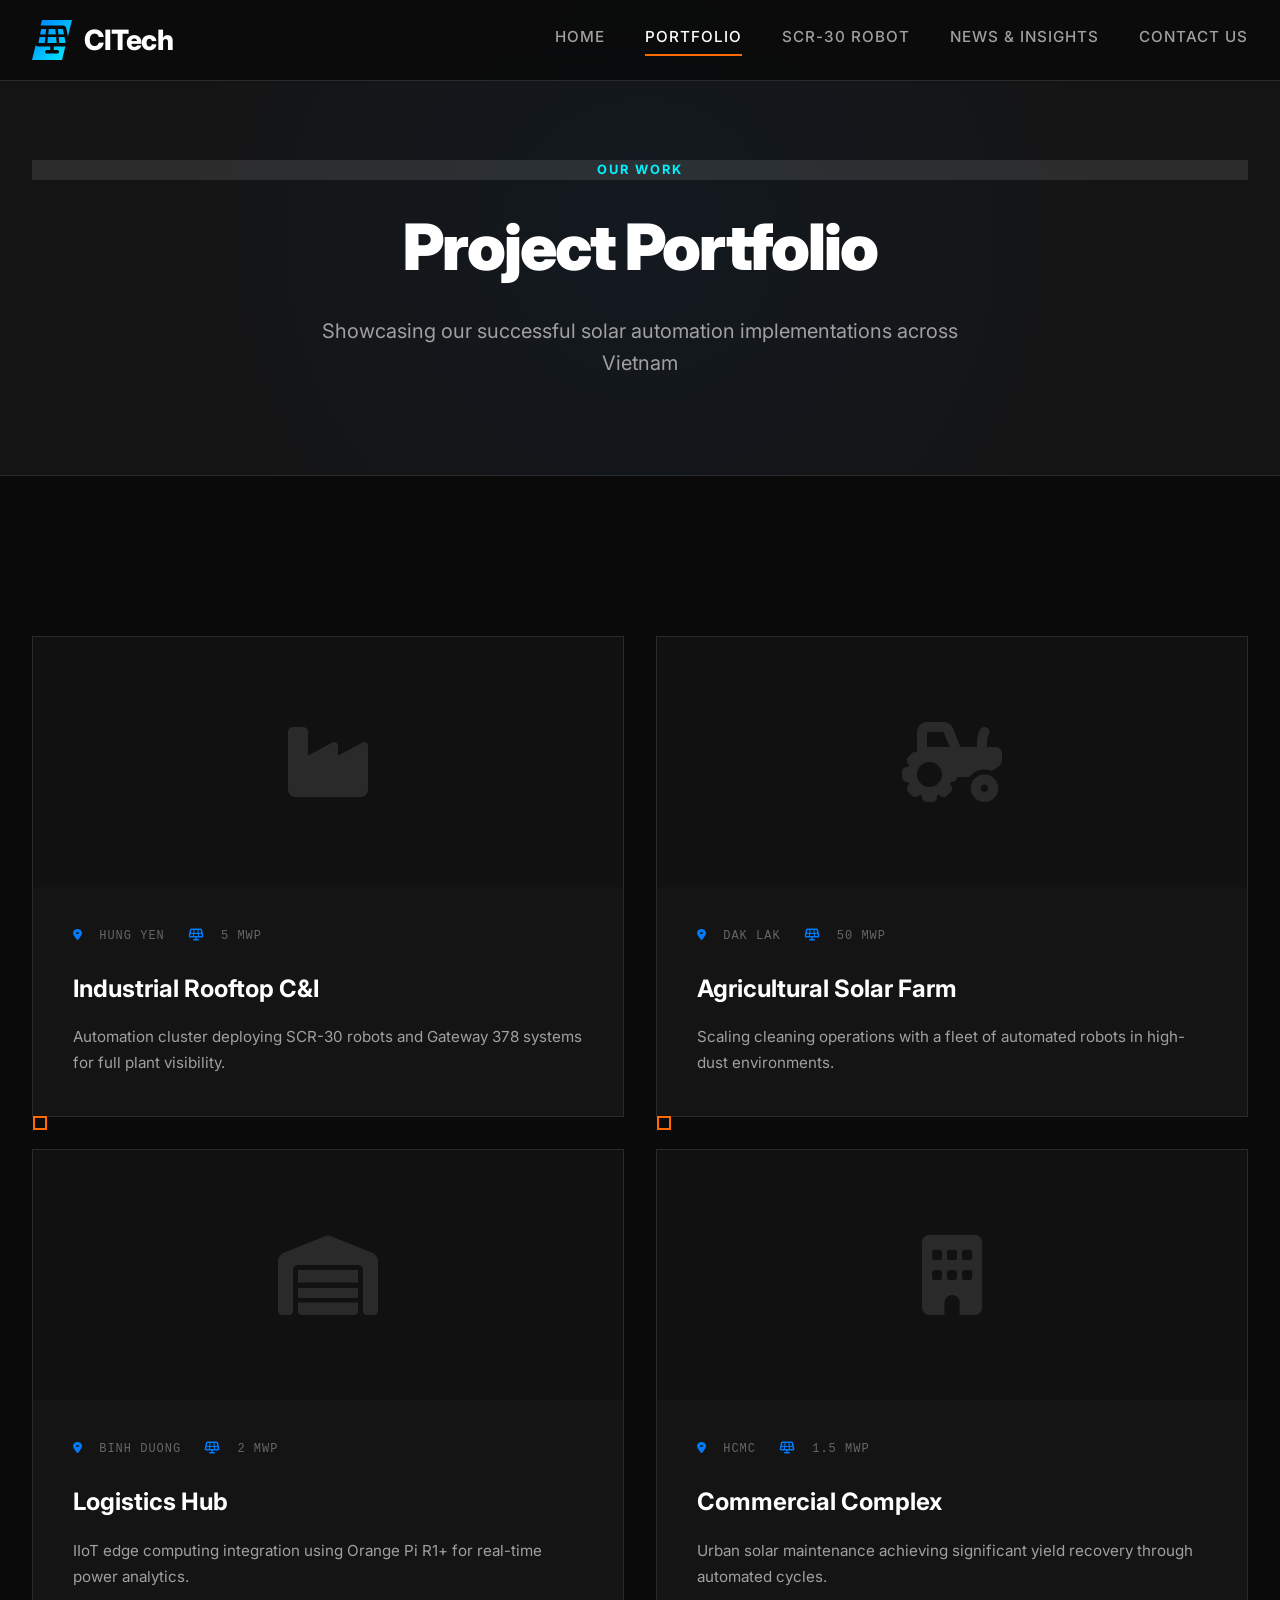
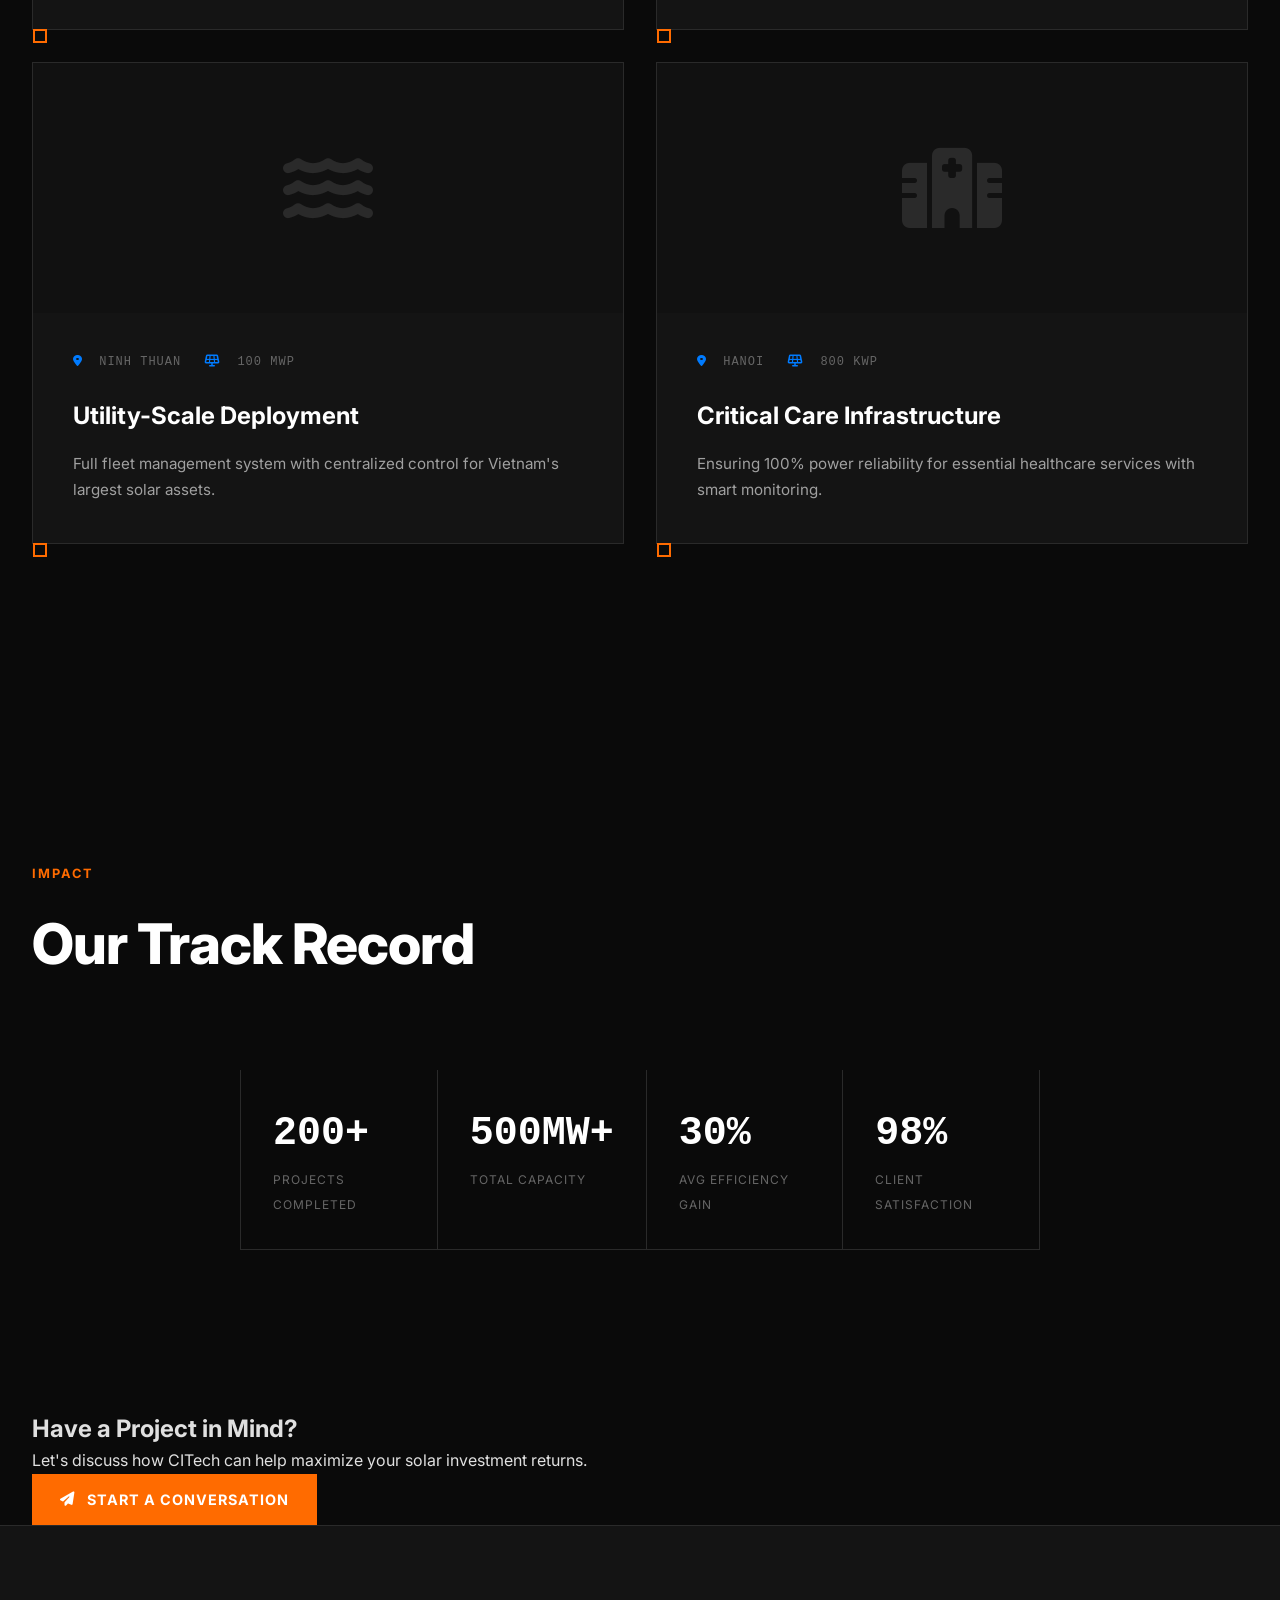
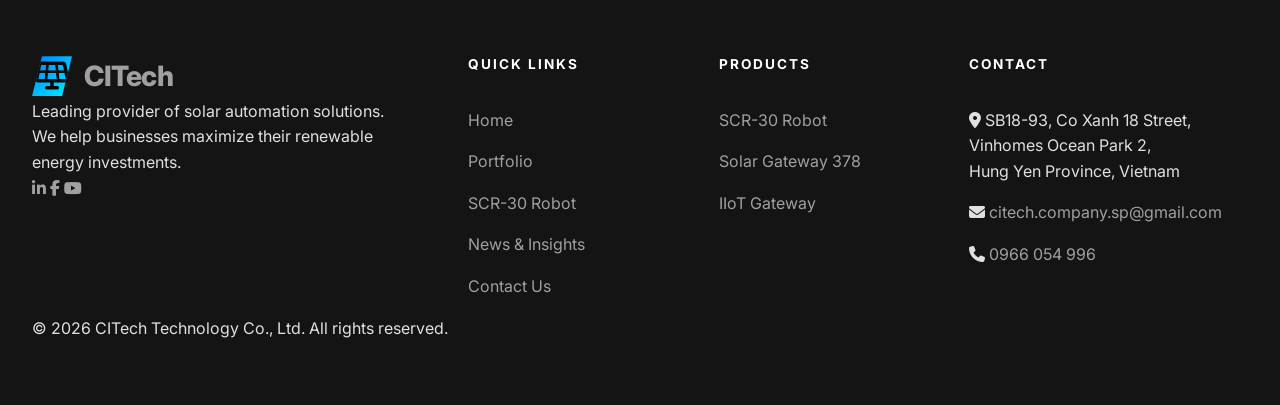
<file: portfolio.html>
<!DOCTYPE html>
<html lang="en">
<head>
    <meta charset="UTF-8">
    <meta name="viewport" content="width=device-width, initial-scale=1.0">
    <meta name="description" content="CITech Project Portfolio - 200+ solar automation projects completed across Vietnam. View our SCR-30 robot deployments and SCADA gateway implementations.">
    <meta name="keywords" content="solar panel cleaning, SCADA, QĐ 378, EVN compliance, IIoT gateway, portfolio, solar projects Vietnam">
    <meta name="author" content="CITech Technology JSC">
    <meta name="robots" content="index, follow">
    <link rel="canonical" href="https://cophamevs.github.io/citech-website/portfolio.html">
    
    <!-- Open Graph Tags -->
    <meta property="og:title" content="CITech - Solar Solutions & Automation | Portfolio">
    <meta property="og:description" content="Explore 200+ successful solar automation projects across Vietnam. Industrial rooftops, solar farms, and SCADA implementations.">
    <meta property="og:image" content="https://cophamevs.github.io/citech-website/images/portfolio-og.jpg">
    <meta property="og:url" content="https://cophamevs.github.io/citech-website/portfolio.html">
    <meta property="og:type" content="website">
    <meta property="og:site_name" content="CITech">
    
    <!-- Twitter Card Tags -->
    <meta name="twitter:card" content="summary_large_image">
    <meta name="twitter:title" content="CITech - Solar Solutions & Automation | Portfolio">
    <meta name="twitter:description" content="200+ successful solar automation projects across Vietnam. View our portfolio.">
    <meta name="twitter:image" content="https://cophamevs.github.io/citech-website/images/portfolio-og.jpg">
    
    <!-- Favicon -->
    <link rel="icon" type="image/svg+xml" href="favicon.svg">
    <link rel="alternate icon" href="favicon.ico">
    <link rel="apple-touch-icon" sizes="180x180" href="favicon.svg">
    <link rel="manifest" href="site.webmanifest">
    
    <!-- Preload Critical Resources -->
    <link rel="preconnect" href="https://fonts.googleapis.com">
    <link rel="preconnect" href="https://fonts.gstatic.com" crossorigin>
    <link rel="preload" href="css/style.css" as="style">
    <link rel="preload" href="https://fonts.googleapis.com/css2?family=Inter:wght@300;400;500;600;700;800&display=swap" as="style">
    
    <title>CITech - Solar Solutions & Automation | Portfolio</title>
    
    <link rel="stylesheet" href="css/style.css">
    <link href="https://fonts.googleapis.com/css2?family=Inter:wght@300;400;500;600;700;800&display=swap" rel="stylesheet">
    <link rel="stylesheet" href="https://cdnjs.cloudflare.com/ajax/libs/font-awesome/6.4.0/css/all.min.css" media="print" onload="this.media='all'">
    
    <!-- JSON-LD Structured Data: Organization -->
    <script type="application/ld+json">
    {
        "@context": "https://schema.org",
        "@type": "Organization",
        "name": "CITech Technology JSC",
        "alternateName": "CITech",
        "url": "https://cophamevs.github.io/citech-website/",
        "logo": "https://cophamevs.github.io/citech-website/images/citech-logo.png",
        "description": "Leading provider of solar automation solutions including robotic cleaning systems and SCADA gateways.",
        "address": {
            "@type": "PostalAddress",
            "streetAddress": "SB18-93, Co Xanh 18 Street, Vinhomes Ocean Park 2",
            "addressLocality": "Hung Yen",
            "addressCountry": "VN"
        },
        "contactPoint": {
            "@type": "ContactPoint",
            "telephone": "+84-966-054-996",
            "contactType": "sales",
            "email": "citech.company.sp@gmail.com"
        }
    }
    </script>
    
    <!-- JSON-LD Structured Data: Breadcrumb -->
    <script type="application/ld+json">
    {
        "@context": "https://schema.org",
        "@type": "BreadcrumbList",
        "itemListElement": [
            {
                "@type": "ListItem",
                "position": 1,
                "name": "Home",
                "item": "https://cophamevs.github.io/citech-website/"
            },
            {
                "@type": "ListItem",
                "position": 2,
                "name": "Portfolio",
                "item": "https://cophamevs.github.io/citech-website/portfolio.html"
            }
        ]
    }
    </script>
</head>
<body>
    <!-- Skip to Content Link for Accessibility -->
    <a href="#main-content" class="skip-link">Skip to main content</a>
    
    <!-- Navigation -->
    <nav class="navbar" role="navigation" aria-label="Main navigation">
        <div class="container nav-container">
            <a href="index.html" class="logo" aria-label="CITech Home">
                <span class="logo-icon" aria-hidden="true"><i class="fas fa-solar-panel"></i></span>
                <span class="logo-text">CITech</span>
            </a>
            <button class="nav-toggle" id="navToggle" aria-label="Toggle navigation menu" aria-expanded="false" aria-controls="navMenu">
                <span></span>
                <span></span>
                <span></span>
            </button>
            <ul class="nav-menu" id="navMenu" role="menubar">
                <li role="none"><a href="index.html" class="nav-link" role="menuitem">Home</a></li>
                <li role="none"><a href="portfolio.html" class="nav-link active" role="menuitem" aria-current="page">Portfolio</a></li>
                <li role="none"><a href="scr30.html" class="nav-link" role="menuitem">SCR-30 Robot</a></li>
                <li role="none"><a href="news.html" class="nav-link" role="menuitem">News & Insights</a></li>
                <li role="none"><a href="contact.html" class="nav-link" role="menuitem">Contact Us</a></li>
            </ul>
        </div>
    </nav>

    <!-- Page Header -->
    <header class="page-header">
        <div class="container">
            <div class="page-header-content">
                <span class="section-tag" style="background: rgba(255,255,255,0.1); color: var(--secondary);">Our Work</span>
                <h1>Project Portfolio</h1>
                <p>Showcasing our successful solar automation implementations across Vietnam</p>
            </div>
        </div>
    </header>

    <main id="main-content">
    <!-- Portfolio Section -->
    <section class="section" aria-labelledby="portfolio-title">
        <div class="container">
            <h2 id="portfolio-title" class="visually-hidden">Our Projects</h2>
            <div class="portfolio-grid">
                <!-- Project 1 -->
                <article class="portfolio-card stitch-border">
                    <div class="portfolio-image" aria-hidden="true">
                        <i class="fas fa-industry"></i>
                    </div>
                    <div class="portfolio-content">
                        <div class="portfolio-meta">
                            <span><i class="fas fa-map-marker-alt" aria-hidden="true"></i> Hung Yen</span>
                            <span><i class="fas fa-solar-panel" aria-hidden="true"></i> 5 MWp</span>
                        </div>
                        <h3>Industrial Rooftop C&I</h3>
                        <p>Automation cluster deploying SCR-30 robots and Gateway 378 systems for full plant visibility.</p>
                    </div>
                </article>

                <!-- Project 2 -->
                <article class="portfolio-card stitch-border">
                    <div class="portfolio-image" aria-hidden="true">
                        <i class="fas fa-tractor"></i>
                    </div>
                    <div class="portfolio-content">
                        <div class="portfolio-meta">
                            <span><i class="fas fa-map-marker-alt" aria-hidden="true"></i> Dak Lak</span>
                            <span><i class="fas fa-solar-panel" aria-hidden="true"></i> 50 MWp</span>
                        </div>
                        <h3>Agricultural Solar Farm</h3>
                        <p>Scaling cleaning operations with a fleet of automated robots in high-dust environments.</p>
                    </div>
                </article>

                <!-- Project 3 -->
                <article class="portfolio-card stitch-border">
                    <div class="portfolio-image" aria-hidden="true">
                        <i class="fas fa-warehouse"></i>
                    </div>
                    <div class="portfolio-content">
                        <div class="portfolio-meta">
                            <span><i class="fas fa-map-marker-alt" aria-hidden="true"></i> Binh Duong</span>
                            <span><i class="fas fa-solar-panel" aria-hidden="true"></i> 2 MWp</span>
                        </div>
                        <h3>Logistics Hub</h3>
                        <p>IIoT edge computing integration using Orange Pi R1+ for real-time power analytics.</p>
                    </div>
                </article>

                <!-- Project 4 -->
                <article class="portfolio-card stitch-border">
                    <div class="portfolio-image" aria-hidden="true">
                        <i class="fas fa-building"></i>
                    </div>
                    <div class="portfolio-content">
                        <div class="portfolio-meta">
                            <span><i class="fas fa-map-marker-alt" aria-hidden="true"></i> HCMC</span>
                            <span><i class="fas fa-solar-panel" aria-hidden="true"></i> 1.5 MWp</span>
                        </div>
                        <h3>Commercial Complex</h3>
                        <p>Urban solar maintenance achieving significant yield recovery through automated cycles.</p>
                    </div>
                </article>

                <!-- Project 5 -->
                <article class="portfolio-card stitch-border">
                    <div class="portfolio-image" aria-hidden="true">
                        <i class="fas fa-water"></i>
                    </div>
                    <div class="portfolio-content">
                        <div class="portfolio-meta">
                            <span><i class="fas fa-map-marker-alt" aria-hidden="true"></i> Ninh Thuan</span>
                            <span><i class="fas fa-solar-panel" aria-hidden="true"></i> 100 MWp</span>
                        </div>
                        <h3>Utility-Scale Deployment</h3>
                        <p>Full fleet management system with centralized control for Vietnam's largest solar assets.</p>
                    </div>
                </article>

                <!-- Project 6 -->
                <article class="portfolio-card stitch-border">
                    <div class="portfolio-image" aria-hidden="true">
                        <i class="fas fa-hospital"></i>
                    </div>
                    <div class="portfolio-content">
                        <div class="portfolio-meta">
                            <span><i class="fas fa-map-marker-alt" aria-hidden="true"></i> Hanoi</span>
                            <span><i class="fas fa-solar-panel" aria-hidden="true"></i> 800 kWp</span>
                        </div>
                        <h3>Critical Care Infrastructure</h3>
                        <p>Ensuring 100% power reliability for essential healthcare services with smart monitoring.</p>
                    </div>
                </article>
            </div>
        </div>
    </section>

    <!-- Stats Section -->
    <section class="section section-dark" aria-labelledby="stats-title">
        <div class="container">
            <div class="section-header light">
                <span class="section-tag">Impact</span>
                <h2 id="stats-title" class="section-title">Our Track Record</h2>
            </div>
            
            <div class="hero-stats" style="max-width: 800px; margin: 0 auto; border-top: none; padding-top: 0;" role="region" aria-label="Company statistics">
                <div class="stat-item">
                    <span class="stat-number">200+</span>
                    <span class="stat-label">Projects Completed</span>
                </div>
                <div class="stat-item">
                    <span class="stat-number">500MW+</span>
                    <span class="stat-label">Total Capacity</span>
                </div>
                <div class="stat-item">
                    <span class="stat-number">30%</span>
                    <span class="stat-label">Avg Efficiency Gain</span>
                </div>
                <div class="stat-item">
                    <span class="stat-number">98%</span>
                    <span class="stat-label">Client Satisfaction</span>
                </div>
            </div>
        </div>
    </section>

    <!-- CTA Section -->
    <section class="cta-section" aria-labelledby="cta-title">
        <div class="container">
            <div class="cta-content">
                <h2 id="cta-title">Have a Project in Mind?</h2>
                <p>Let's discuss how CITech can help maximize your solar investment returns.</p>
                <a href="contact.html" class="btn btn-primary btn-large">
                    <i class="fas fa-paper-plane" aria-hidden="true"></i>
                    Start a Conversation
                </a>
            </div>
        </div>
    </section>
    </main>

    <!-- Footer -->
    <footer class="footer" role="contentinfo">
        <div class="container">
            <div class="footer-grid">
                <div class="footer-brand">
                    <a href="index.html" class="logo" aria-label="CITech Home">
                        <span class="logo-icon" aria-hidden="true"><i class="fas fa-solar-panel"></i></span>
                        <span class="logo-text">CITech</span>
                    </a>
                    <p class="footer-desc">
                        Leading provider of solar automation solutions. 
                        We help businesses maximize their renewable energy investments.
                    </p>
                    <div class="social-links">
                        <a href="#" class="social-link" aria-label="LinkedIn"><i class="fab fa-linkedin-in" aria-hidden="true"></i></a>
                        <a href="#" class="social-link" aria-label="Facebook"><i class="fab fa-facebook-f" aria-hidden="true"></i></a>
                        <a href="#" class="social-link" aria-label="YouTube"><i class="fab fa-youtube" aria-hidden="true"></i></a>
                    </div>
                </div>
                <nav class="footer-links" aria-label="Quick links">
                    <h4>Quick Links</h4>
                    <ul>
                        <li><a href="index.html">Home</a></li>
                        <li><a href="portfolio.html">Portfolio</a></li>
                        <li><a href="scr30.html">SCR-30 Robot</a></li>
                        <li><a href="news.html">News & Insights</a></li>
                        <li><a href="contact.html">Contact Us</a></li>
                    </ul>
                </nav>
                <nav class="footer-links" aria-label="Products">
                    <h4>Products</h4>
                    <ul>
                        <li><a href="scr30.html">SCR-30 Robot</a></li>
                        <li><a href="contact.html">Solar Gateway 378</a></li>
                        <li><a href="contact.html">IIoT Gateway</a></li>
                    </ul>
                </nav>
                <div class="footer-contact">
                    <h4>Contact</h4>
                    <ul>
                        <li>
                            <i class="fas fa-map-marker-alt" aria-hidden="true"></i>
                            SB18-93, Co Xanh 18 Street,<br>
                            Vinhomes Ocean Park 2,<br>
                            Hung Yen Province, Vietnam
                        </li>
                        <li>
                            <i class="fas fa-envelope" aria-hidden="true"></i>
                            <a href="mailto:citech.company.sp@gmail.com">citech.company.sp@gmail.com</a>
                        </li>
                        <li>
                            <i class="fas fa-phone" aria-hidden="true"></i>
                            <a href="tel:+84966054996">0966 054 996</a>
                        </li>
                    </ul>
                </div>
            </div>
            <div class="footer-bottom">
                <p>&copy; 2026 CITech Technology Co., Ltd. All rights reserved.</p>
            </div>
        </div>
    </footer>

    <script src="js/main.js" defer></script>
</body>
</html>
</file>
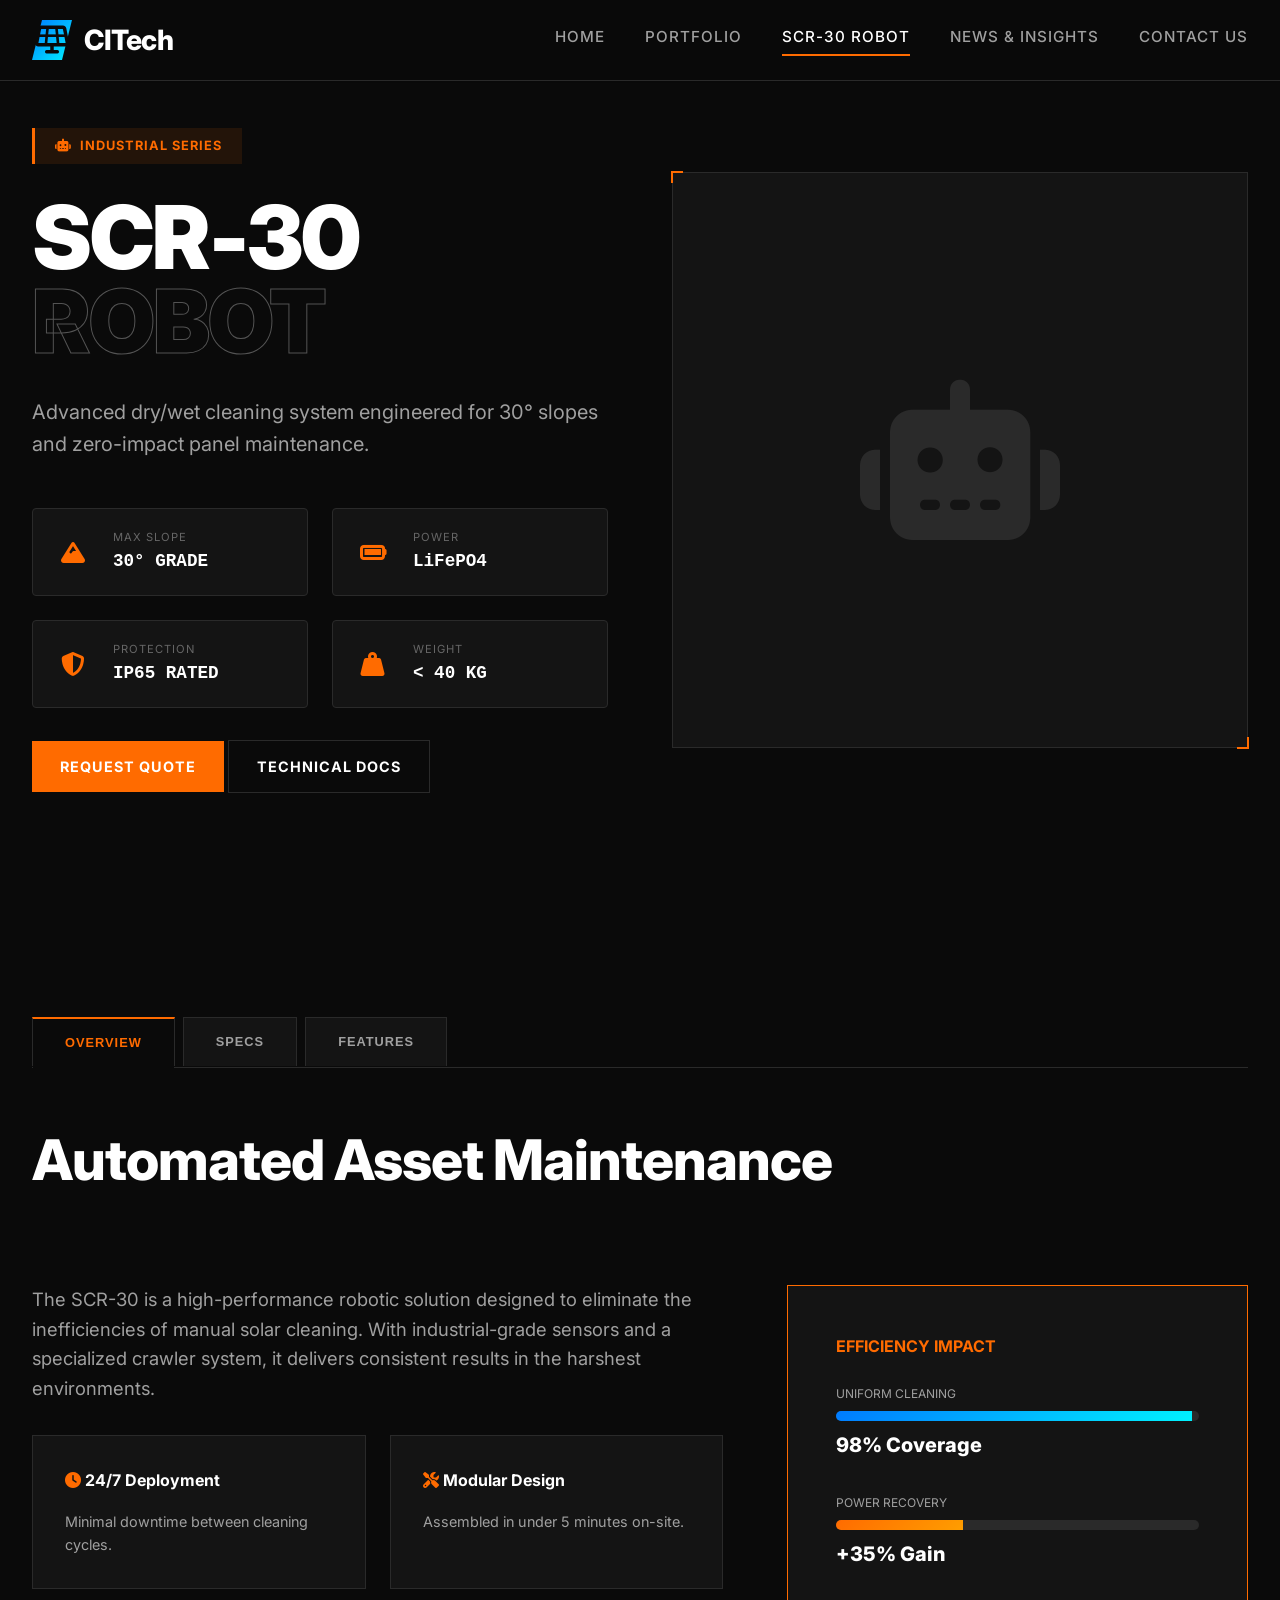
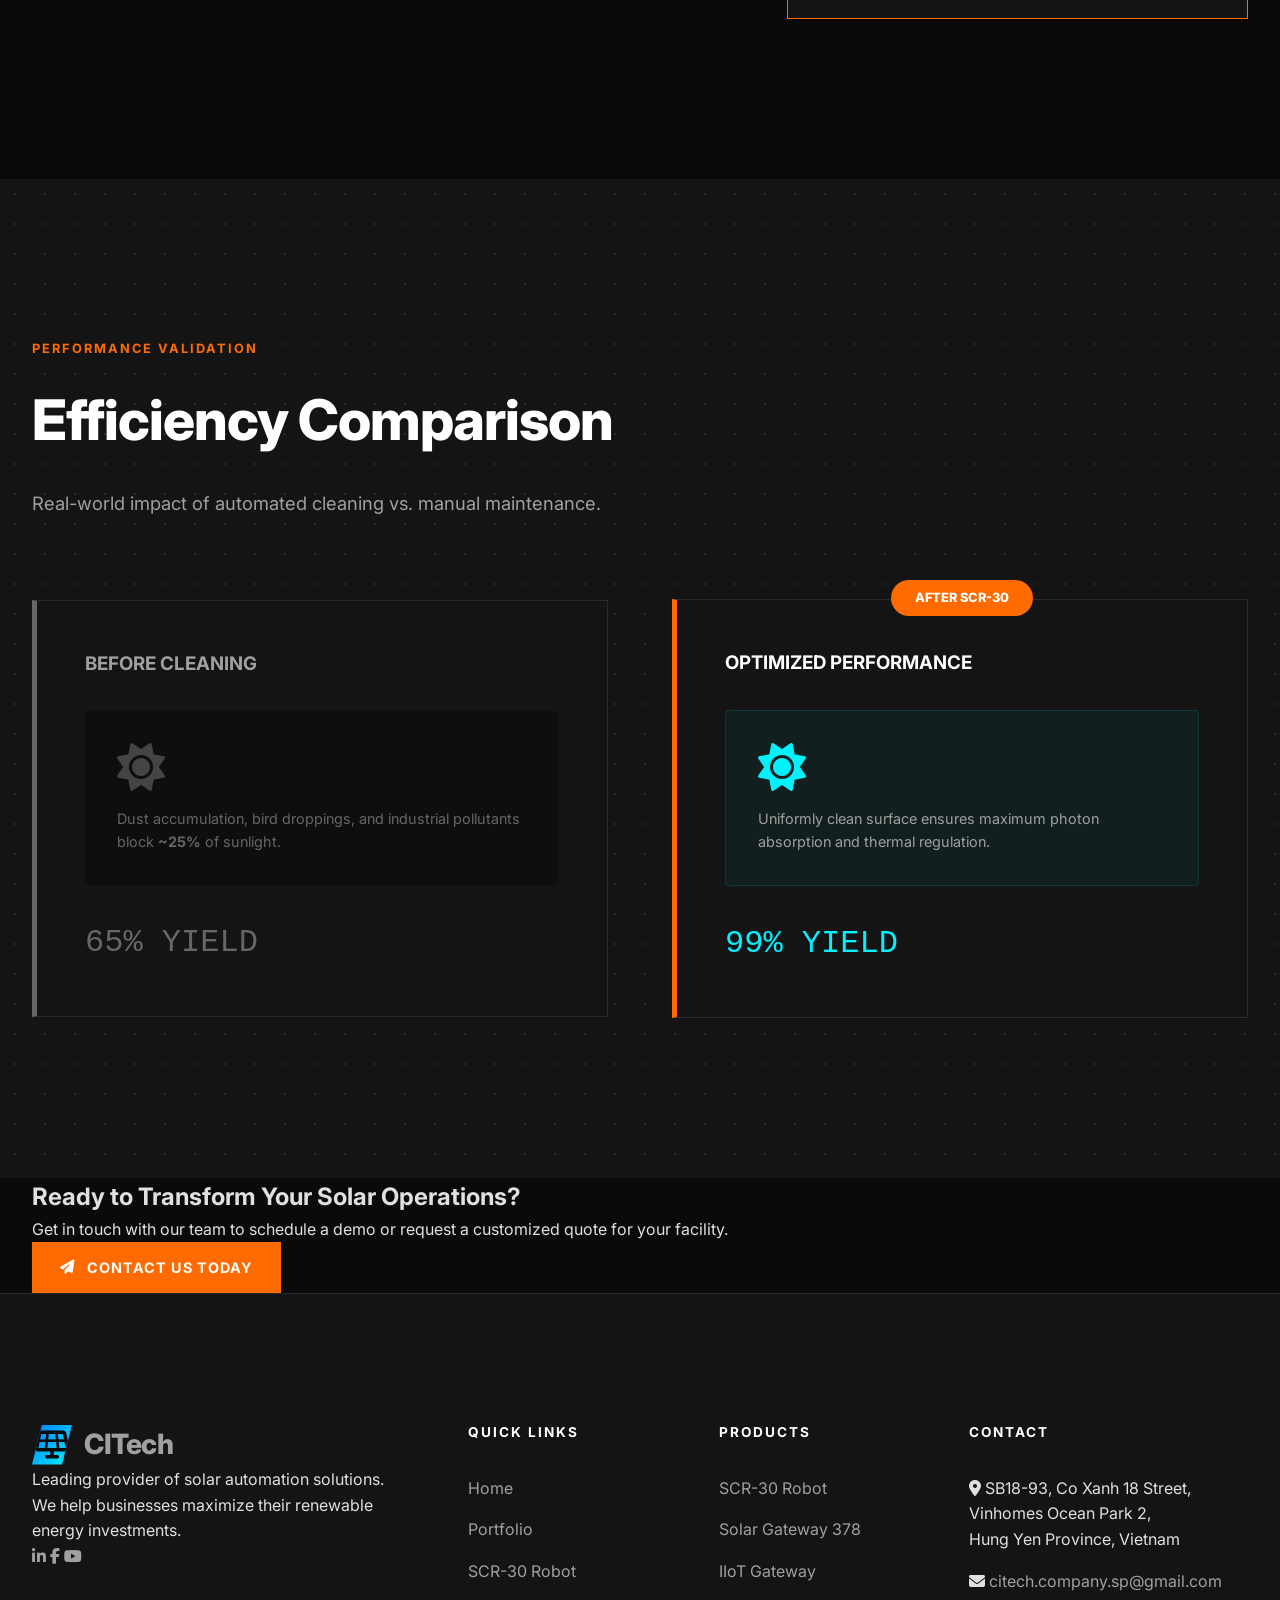
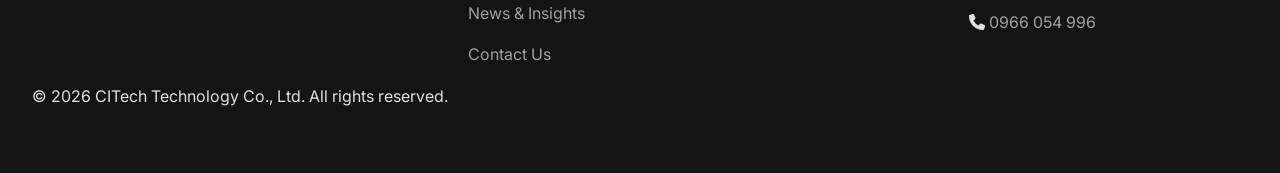
<file: scr30.html>
<!DOCTYPE html>
<html lang="en">
<head>
    <meta charset="UTF-8">
    <meta name="viewport" content="width=device-width, initial-scale=1.0">
    <meta name="description" content="SCR-30 Solar Cleaning Robot by CITech. Automated dry/wet cleaning for 30° slopes, LiFePO4 power, IP65 rated. Restore up to 35% solar efficiency.">
    <meta name="keywords" content="solar panel cleaning, SCR-30 robot, SCADA, QĐ 378, EVN compliance, IIoT gateway, solar automation">
    <meta name="author" content="CITech Technology JSC">
    <meta name="robots" content="index, follow">
    <link rel="canonical" href="https://cophamevs.github.io/citech-website/scr30.html">
    
    <!-- Open Graph Tags -->
    <meta property="og:title" content="CITech - Solar Solutions & Automation | SCR-30 Robot">
    <meta property="og:description" content="SCR-30 Solar Cleaning Robot - Advanced dry/wet cleaning for 30° slopes. LiFePO4 power, IP65 rated. Restore up to 35% efficiency.">
    <meta property="og:image" content="https://cophamevs.github.io/citech-website/images/scr30-og.jpg">
    <meta property="og:url" content="https://cophamevs.github.io/citech-website/scr30.html">
    <meta property="og:type" content="product">
    <meta property="og:site_name" content="CITech">
    
    <!-- Twitter Card Tags -->
    <meta name="twitter:card" content="summary_large_image">
    <meta name="twitter:title" content="CITech - Solar Solutions & Automation | SCR-30 Robot">
    <meta name="twitter:description" content="SCR-30 Solar Cleaning Robot - Automated cleaning for 30° slopes. Restore up to 35% efficiency.">
    <meta name="twitter:image" content="https://cophamevs.github.io/citech-website/images/scr30-og.jpg">
    
    <!-- Favicon -->
    <link rel="icon" type="image/svg+xml" href="favicon.svg">
    <link rel="alternate icon" href="favicon.ico">
    <link rel="apple-touch-icon" sizes="180x180" href="favicon.svg">
    <link rel="manifest" href="site.webmanifest">
    
    <!-- Preload Critical Resources -->
    <link rel="preconnect" href="https://fonts.googleapis.com">
    <link rel="preconnect" href="https://fonts.gstatic.com" crossorigin>
    <link rel="preload" href="css/style.css" as="style">
    <link rel="preload" href="https://fonts.googleapis.com/css2?family=Inter:wght@300;400;500;600;700;800&display=swap" as="style">
    
    <title>CITech - Solar Solutions & Automation | SCR-30 Robot</title>
    
    <link rel="stylesheet" href="css/style.css">
    <link href="https://fonts.googleapis.com/css2?family=Inter:wght@300;400;500;600;700;800&display=swap" rel="stylesheet">
    <link rel="stylesheet" href="https://cdnjs.cloudflare.com/ajax/libs/font-awesome/6.4.0/css/all.min.css" media="print" onload="this.media='all'">
    
    <!-- JSON-LD Structured Data: Product -->
    <script type="application/ld+json">
    {
        "@context": "https://schema.org",
        "@type": "Product",
        "name": "SCR-30 Solar Cleaning Robot",
        "image": [
            "https://cophamevs.github.io/citech-website/images/scr30-product.jpg",
            "https://cophamevs.github.io/citech-website/images/scr30-specs.jpg"
        ],
        "description": "Advanced dry/wet cleaning system engineered for 30° slopes and zero-impact panel maintenance. LiFePO4 battery, IP65 protection.",
        "brand": {
            "@type": "Organization",
            "name": "CITech Technology JSC"
        },
        "manufacturer": {
            "@type": "Organization",
            "name": "CITech Technology JSC"
        },
        "offers": {
            "@type": "Offer",
            "availability": "https://schema.org/InStock",
            "priceCurrency": "USD",
            "priceValidUntil": "2026-12-31",
            "seller": {
                "@type": "Organization",
                "name": "CITech Technology JSC"
            }
        },
        "aggregateRating": {
            "@type": "AggregateRating",
            "ratingValue": "4.9",
            "reviewCount": "42"
        },
        "featureList": [
            "30° climbing ability",
            "LiFePO4 power system",
            "IP65 rated protection",
            "Zero micro-crack technology",
            "Dry/wet cleaning modes",
            "Daily capacity 1.5-2.0 MWp"
        ]
    }
    </script>
    
    <!-- JSON-LD Structured Data: Breadcrumb -->
    <script type="application/ld+json">
    {
        "@context": "https://schema.org",
        "@type": "BreadcrumbList",
        "itemListElement": [
            {
                "@type": "ListItem",
                "position": 1,
                "name": "Home",
                "item": "https://cophamevs.github.io/citech-website/"
            },
            {
                "@type": "ListItem",
                "position": 2,
                "name": "SCR-30 Robot",
                "item": "https://cophamevs.github.io/citech-website/scr30.html"
            }
        ]
    }
    </script>
</head>
<body>
    <!-- Skip to Content Link for Accessibility -->
    <a href="#main-content" class="skip-link">Skip to main content</a>
    
    <!-- Navigation -->
    <nav class="navbar" role="navigation" aria-label="Main navigation">
        <div class="container nav-container">
            <a href="index.html" class="logo" aria-label="CITech Home">
                <span class="logo-icon" aria-hidden="true"><i class="fas fa-solar-panel"></i></span>
                <span class="logo-text">CITech</span>
            </a>
            <button class="nav-toggle" id="navToggle" aria-label="Toggle navigation menu" aria-expanded="false" aria-controls="navMenu">
                <span></span>
                <span></span>
                <span></span>
            </button>
            <ul class="nav-menu" id="navMenu" role="menubar">
                <li role="none"><a href="index.html" class="nav-link" role="menuitem">Home</a></li>
                <li role="none"><a href="portfolio.html" class="nav-link" role="menuitem">Portfolio</a></li>
                <li role="none"><a href="scr30.html" class="nav-link active" role="menuitem" aria-current="page">SCR-30 Robot</a></li>
                <li role="none"><a href="news.html" class="nav-link" role="menuitem">News & Insights</a></li>
                <li role="none"><a href="contact.html" class="nav-link" role="menuitem">Contact Us</a></li>
            </ul>
        </div>
    </nav>

    <main id="main-content">
    <!-- Product Hero -->
    <section class="product-hero bg-grid" aria-labelledby="scr30-title">
        <div class="container">
            <div class="product-hero-grid">
                <div class="product-hero-content">
                    <div class="hero-badge">
                        <i class="fas fa-robot" aria-hidden="true"></i>
                        Industrial Series
                    </div>
                    <h1 id="scr30-title" class="hero-title">SCR-30 <span>ROBOT</span></h1>
                    <p class="hero-subtitle">
                        Advanced dry/wet cleaning system engineered for 30° slopes and zero-impact panel maintenance.
                    </p>
                    <div class="product-hero-specs" role="region" aria-label="Product specifications">
                        <div class="spec-item">
                            <i class="fas fa-mountain" aria-hidden="true"></i>
                            <div>
                                <span>Max Slope</span>
                                <strong>30° GRADE</strong>
                            </div>
                        </div>
                        <div class="spec-item">
                            <i class="fas fa-battery-full" aria-hidden="true"></i>
                            <div>
                                <span>Power</span>
                                <strong>LiFePO4</strong>
                            </div>
                        </div>
                        <div class="spec-item">
                            <i class="fas fa-shield-alt" aria-hidden="true"></i>
                            <div>
                                <span>Protection</span>
                                <strong>IP65 RATED</strong>
                            </div>
                        </div>
                        <div class="spec-item">
                            <i class="fas fa-weight-hanging" aria-hidden="true"></i>
                            <div>
                                <span>Weight</span>
                                <strong>&lt; 40 KG</strong>
                            </div>
                        </div>
                    </div>
                    <div class="hero-cta" style="margin-top: 2rem;">
                        <a href="contact.html" class="btn btn-primary">Request Quote</a>
                        <a href="#specifications" class="btn btn-outline">Technical Docs</a>
                    </div>
                </div>
                <div class="product-hero-image stitch-border stitch-border-tl stitch-border-br" role="img" aria-label="SCR-30 Solar Cleaning Robot">
                    <div style="aspect-ratio: 1/1; background: var(--surface); display: flex; align-items: center; justify-content: center;">
                        <i class="fas fa-robot" style="font-size: 10rem; color: var(--surface-border);" aria-hidden="true"></i>
                    </div>
                </div>
            </div>
        </div>
    </section>

    <!-- Product Details -->
    <section class="section" aria-labelledby="product-details-title">
        <div class="container">
            <div class="tabs" role="tablist" aria-label="Product information tabs">
                <button class="tab active" data-tab="overview" role="tab" aria-selected="true" aria-controls="overview" id="tab-overview">Overview</button>
                <button class="tab" data-tab="specifications" role="tab" aria-selected="false" aria-controls="specifications" id="tab-specifications">Specs</button>
                <button class="tab" data-tab="features" role="tab" aria-selected="false" aria-controls="features" id="tab-features">Features</button>
            </div>

            <!-- Overview Tab -->
            <div class="tab-content active" id="overview" role="tabpanel" aria-labelledby="tab-overview">
                <div class="section-header">
                    <h2 id="product-details-title" class="section-title">Automated Asset Maintenance</h2>
                </div>
                <div class="about-grid" style="display: grid; grid-template-columns: 1.5fr 1fr; gap: 4rem;">
                    <div>
                        <p class="section-desc" style="max-width: 100%; margin-bottom: 2rem;">
                            The SCR-30 is a high-performance robotic solution designed to eliminate the inefficiencies of manual solar cleaning. With industrial-grade sensors and a specialized crawler system, it delivers consistent results in the harshest environments.
                        </p>
                        <div class="features-grid" style="display: grid; grid-template-columns: repeat(2, 1fr); gap: 1.5rem;">
                            <article class="card-industrial" style="padding: 2rem;">
                                <h4 style="color: var(--white); margin-bottom: 1rem;"><i class="fas fa-clock" style="color: var(--accent);" aria-hidden="true"></i> 24/7 Deployment</h4>
                                <p style="font-size: 0.9rem; color: var(--text-dim);">Minimal downtime between cleaning cycles.</p>
                            </article>
                            <article class="card-industrial" style="padding: 2rem;">
                                <h4 style="color: var(--white); margin-bottom: 1rem;"><i class="fas fa-tools" style="color: var(--accent);" aria-hidden="true"></i> Modular Design</h4>
                                <p style="font-size: 0.9rem; color: var(--text-dim);">Assembled in under 5 minutes on-site.</p>
                            </article>
                        </div>
                    </div>
                    <aside class="card-industrial" style="border-color: var(--accent);">
                        <h4 style="color: var(--accent); margin-bottom: 1.5rem;">EFFICIENCY IMPACT</h4>
                        <div style="margin-bottom: 2rem;">
                            <span style="display: block; font-size: 0.75rem; color: var(--text-dim); margin-bottom: 0.5rem;">UNIFORM CLEANING</span>
                            <div style="height: 10px; background: var(--surface-border); border-radius: 5px; overflow: hidden;">
                                <div style="width: 98%; height: 100%; background: var(--gradient-accent);"></div>
                            </div>
                            <span style="display: block; font-size: 1.25rem; font-weight: 800; color: var(--white); margin-top: 0.5rem;">98% Coverage</span>
                        </div>
                        <div>
                            <span style="display: block; font-size: 0.75rem; color: var(--text-dim); margin-bottom: 0.5rem;">POWER RECOVERY</span>
                            <div style="height: 10px; background: var(--surface-border); border-radius: 5px; overflow: hidden;">
                                <div style="width: 35%; height: 100%; background: var(--gradient-orange);"></div>
                            </div>
                            <span style="display: block; font-size: 1.25rem; font-weight: 800; color: var(--white); margin-top: 0.5rem;">+35% Gain</span>
                        </div>
                    </aside>
                </div>
            </div>

            <!-- Specifications Tab -->
            <div id="specifications" class="tab-content" role="tabpanel" aria-labelledby="tab-specifications" hidden>
                <div class="section-header">
                    <h2 class="section-title">Technical Data</h2>
                </div>
                
                <div style="display: grid; grid-template-columns: 1fr 1fr; gap: 2rem;">
                    <div>
                        <h3 style="color: var(--accent); text-transform: uppercase; letter-spacing: 1px; margin-bottom: 1rem;">Mechanical</h3>
                        <table class="specs-table">
                            <tr><th scope="row">Dimensions</th><td>1200x1500x290 mm</td></tr>
                            <tr><th scope="row">Weight</th><td>38 kg (with battery)</td></tr>
                            <tr><th scope="row">Structure</th><td>AL 6061-T6 / SS 304</td></tr>
                            <tr><th scope="row">Protection</th><td>IP65 Industrial</td></tr>
                        </table>
                    </div>
                    <div>
                        <h3 style="color: var(--accent); text-transform: uppercase; letter-spacing: 1px; margin-bottom: 1rem;">Performance</h3>
                        <table class="specs-table">
                            <tr><th scope="row">Max Slope</th><td>30 Degrees</td></tr>
                            <tr><th scope="row">Cleaning Speed</th><td>15-25 m/min</td></tr>
                            <tr><th scope="row">Daily Capacity</th><td>1.5 - 2.0 MWp</td></tr>
                            <tr><th scope="row">Panel Pressure</th><td>&lt; 0.5 kg/cm²</td></tr>
                        </table>
                    </div>
                </div>
            </div>

            <!-- Features Tab -->
            <div id="features" class="tab-content" role="tabpanel" aria-labelledby="tab-features" hidden>
                <div class="section-header">
                    <h2 class="section-title">Core Technologies</h2>
                </div>
                <div class="features-grid" style="display: grid; grid-template-columns: repeat(3, 1fr); gap: 2rem;">
                    <article class="card-industrial">
                        <div class="card-icon" aria-hidden="true"><i class="fas fa-shield-alt"></i></div>
                        <h3>Zero Micro-Crack</h3>
                        <p>Specialized soft-brush and low-pressure track system protects panel integrity.</p>
                    </article>
                    <article class="card-industrial">
                        <div class="card-icon" aria-hidden="true"><i class="fas fa-tint"></i></div>
                        <h3>Hybrid Clean</h3>
                        <p>Toggle between dry sweeping and high-pressure water washing on the fly.</p>
                    </article>
                    <article class="card-industrial">
                        <div class="card-icon" aria-hidden="true"><i class="fas fa-broadcast-tower"></i></div>
                        <h3>Smart Control</h3>
                        <p>2.4GHz long-range remote with intelligent path-planning fallback.</p>
                    </article>
                </div>
            </div>
        </div>
    </section>

    <!-- Efficiency Comparison Section -->
    <section class="section bg-grid" style="background-color: var(--surface);" aria-labelledby="efficiency-title">
        <div class="container">
            <div class="section-header">
                <span class="section-tag">Performance Validation</span>
                <h2 id="efficiency-title" class="section-title">Efficiency Comparison</h2>
                <p class="section-desc">Real-world impact of automated cleaning vs. manual maintenance.</p>
            </div>
            
            <div style="display: grid; grid-template-columns: 1fr 1fr; gap: 4rem; align-items: center;">
                <article class="card-industrial" style="border-left: 5px solid var(--text-muted);">
                    <h3 style="color: var(--text-dim); margin-bottom: 2rem;">BEFORE CLEANING</h3>
                    <div style="padding: 2rem; background: rgba(0,0,0,0.3); border-radius: var(--radius); margin-bottom: 2rem;">
                        <i class="fas fa-sun" style="font-size: 3rem; color: #444; margin-bottom: 1rem;" aria-hidden="true"></i>
                        <p style="font-size: 0.9rem; color: var(--text-muted);">Dust accumulation, bird droppings, and industrial pollutants block <strong>~25%</strong> of sunlight.</p>
                    </div>
                    <div style="font-family: var(--font-mono); font-size: 2rem; color: var(--text-muted);">65% YIELD</div>
                </article>
                
                <article class="card-industrial" style="border-left: 5px solid var(--accent); position: relative;">
                    <div style="position: absolute; top: -20px; left: 50%; transform: translateX(-50%); background: var(--accent); color: white; padding: 0.5rem 1.5rem; border-radius: 20px; font-weight: 800; font-size: 0.8rem;">AFTER SCR-30</div>
                    <h3 style="color: var(--white); margin-bottom: 2rem;">OPTIMIZED PERFORMANCE</h3>
                    <div style="padding: 2rem; background: rgba(0,242,255,0.05); border-radius: var(--radius); margin-bottom: 2rem; border: 1px solid rgba(0,242,255,0.1);">
                        <i class="fas fa-sun" style="font-size: 3rem; color: var(--secondary); margin-bottom: 1rem;" aria-hidden="true"></i>
                        <p style="font-size: 0.9rem; color: var(--text-dim);">Uniformly clean surface ensures maximum photon absorption and thermal regulation.</p>
                    </div>
                    <div style="font-family: var(--font-mono); font-size: 2rem; color: var(--secondary);">99% YIELD</div>
                </article>
            </div>
        </div>
    </section>

    <!-- CTA Section -->
    <section class="cta-section" aria-labelledby="cta-title">
        <div class="container">
            <div class="cta-content">
                <h2 id="cta-title">Ready to Transform Your Solar Operations?</h2>
                <p>Get in touch with our team to schedule a demo or request a customized quote for your facility.</p>
                <a href="contact.html" class="btn btn-primary btn-large">
                    <i class="fas fa-paper-plane" aria-hidden="true"></i>
                    Contact Us Today
                </a>
            </div>
        </div>
    </section>
    </main>

    <!-- Footer -->
    <footer class="footer" role="contentinfo">
        <div class="container">
            <div class="footer-grid">
                <div class="footer-brand">
                    <a href="index.html" class="logo" aria-label="CITech Home">
                        <span class="logo-icon" aria-hidden="true"><i class="fas fa-solar-panel"></i></span>
                        <span class="logo-text">CITech</span>
                    </a>
                    <p class="footer-desc">
                        Leading provider of solar automation solutions. 
                        We help businesses maximize their renewable energy investments.
                    </p>
                    <div class="social-links">
                        <a href="#" class="social-link" aria-label="LinkedIn"><i class="fab fa-linkedin-in" aria-hidden="true"></i></a>
                        <a href="#" class="social-link" aria-label="Facebook"><i class="fab fa-facebook-f" aria-hidden="true"></i></a>
                        <a href="#" class="social-link" aria-label="YouTube"><i class="fab fa-youtube" aria-hidden="true"></i></a>
                    </div>
                </div>
                <nav class="footer-links" aria-label="Quick links">
                    <h4>Quick Links</h4>
                    <ul>
                        <li><a href="index.html">Home</a></li>
                        <li><a href="portfolio.html">Portfolio</a></li>
                        <li><a href="scr30.html">SCR-30 Robot</a></li>
                        <li><a href="news.html">News & Insights</a></li>
                        <li><a href="contact.html">Contact Us</a></li>
                    </ul>
                </nav>
                <nav class="footer-links" aria-label="Products">
                    <h4>Products</h4>
                    <ul>
                        <li><a href="scr30.html">SCR-30 Robot</a></li>
                        <li><a href="contact.html">Solar Gateway 378</a></li>
                        <li><a href="contact.html">IIoT Gateway</a></li>
                    </ul>
                </nav>
                <div class="footer-contact">
                    <h4>Contact</h4>
                    <ul>
                        <li>
                            <i class="fas fa-map-marker-alt" aria-hidden="true"></i>
                            SB18-93, Co Xanh 18 Street,<br>
                            Vinhomes Ocean Park 2,<br>
                            Hung Yen Province, Vietnam
                        </li>
                        <li>
                            <i class="fas fa-envelope" aria-hidden="true"></i>
                            <a href="mailto:citech.company.sp@gmail.com">citech.company.sp@gmail.com</a>
                        </li>
                        <li>
                            <i class="fas fa-phone" aria-hidden="true"></i>
                            <a href="tel:+84966054996">0966 054 996</a>
                        </li>
                    </ul>
                </div>
            </div>
            <div class="footer-bottom">
                <p>&copy; 2026 CITech Technology Co., Ltd. All rights reserved.</p>
            </div>
        </div>
    </footer>

    <script src="js/main.js" defer></script>
</body>
</html>
</file>
<file: css/style.css>
:root {
    --primary: #007bff; /* CITech Blue */
    --primary-dark: #0056b3;
    --primary-light: #4dabff;
    --secondary: #00f2ff; /* Cyber Cyan */
    --accent: #ff6b00; /* Industrial Orange */
    --background: #0a0a0a;
    --surface: #141414;
    --surface-light: #1e1e1e;
    --surface-border: #2a2a2a;
    --text-main: #e0e0e0;
    --text-dim: #a0a0a0;
    --text-muted: #666666;
    --white: #ffffff;
    
    --gradient-industrial: linear-gradient(135deg, #141414 0%, #0a0a0a 100%);
    --gradient-accent: linear-gradient(135deg, #007bff 0%, #00f2ff 100%);
    --gradient-orange: linear-gradient(135deg, #ff6b00 0%, #ff9e00 100%);
    
    --shadow-industrial: 0 10px 30px rgba(0, 0, 0, 0.5);
    --border-stitch: 1px solid var(--surface-border);
    
    --radius-sm: 2px;
    --radius: 4px;
    --radius-md: 8px;
    
    --font-main: 'Inter', sans-serif;
    --font-mono: 'JetBrains Mono', 'Roboto Mono', monospace;
    --transition: all 0.3s cubic-bezier(0.4, 0, 0.2, 1);
}

* {
    margin: 0;
    padding: 0;
    box-sizing: border-box;
}

html {
    scroll-behavior: smooth;
}

/* Accessibility: Skip Link */
.skip-link {
    position: absolute;
    top: -100%;
    left: 50%;
    transform: translateX(-50%);
    background: var(--accent);
    color: var(--white);
    padding: 1rem 2rem;
    font-weight: 700;
    text-decoration: none;
    z-index: 10000;
    border-radius: 0 0 var(--radius) var(--radius);
    transition: top 0.3s ease;
}

.skip-link:focus {
    top: 0;
}

/* Accessibility: Visually Hidden (Screen Reader Only) */
.visually-hidden {
    position: absolute;
    width: 1px;
    height: 1px;
    padding: 0;
    margin: -1px;
    overflow: hidden;
    clip: rect(0, 0, 0, 0);
    white-space: nowrap;
    border: 0;
}

/* Focus styles for accessibility */
a:focus-visible,
button:focus-visible,
input:focus-visible,
textarea:focus-visible,
select:focus-visible {
    outline: 2px solid var(--accent);
    outline-offset: 2px;
}

body {
    font-family: var(--font-main);
    line-height: 1.6;
    color: var(--text-main);
    background: var(--background);
    -webkit-font-smoothing: antialiased;
}

.container {
    max-width: 1300px;
    margin: 0 auto;
    padding: 0 2rem;
}

/* Industrial Patterns */
.bg-grid {
    background-image: radial-gradient(var(--surface-border) 1px, transparent 1px);
    background-size: 30px 30px;
}

.stitch-border {
    position: relative;
    border: var(--border-stitch);
}

.stitch-border::before,
.stitch-border::after {
    content: '';
    position: absolute;
    width: 10px;
    height: 10px;
    border: 2px solid var(--accent);
}

.stitch-border-tl::before { top: -2px; left: -2px; border-right: 0; border-bottom: 0; }
.stitch-border-br::after { bottom: -2px; right: -2px; border-left: 0; border-top: 0; }

/* Navigation */
.navbar {
    position: fixed;
    top: 0;
    left: 0;
    right: 0;
    background: rgba(10, 10, 10, 0.85);
    backdrop-filter: blur(12px);
    border-bottom: 1px solid var(--surface-border);
    z-index: 1000;
    transition: var(--transition);
}

.nav-container {
    display: flex;
    justify-content: space-between;
    align-items: center;
    height: 5rem;
}

.logo {
    display: flex;
    align-items: center;
    gap: 0.75rem;
    text-decoration: none;
    color: var(--white);
    font-weight: 800;
    font-size: 1.75rem;
    letter-spacing: -0.5px;
}

.logo-icon {
    width: 2.5rem;
    height: 2.5rem;
    background: var(--gradient-accent);
    display: flex;
    align-items: center;
    justify-content: center;
    clip-path: polygon(25% 0%, 100% 0%, 75% 100%, 0% 100%);
    color: var(--background);
}

.nav-menu {
    display: flex;
    list-style: none;
    gap: 2.5rem;
}

.nav-link {
    text-decoration: none;
    color: var(--text-dim);
    font-weight: 500;
    font-size: 0.95rem;
    text-transform: uppercase;
    letter-spacing: 1px;
    transition: var(--transition);
}

.nav-link:hover,
.nav-link.active {
    color: var(--white);
}

.nav-link.active::after {
    content: '';
    display: block;
    width: 100%;
    height: 2px;
    background: var(--accent);
    margin-top: 4px;
}

.nav-toggle {
    display: none;
    flex-direction: column;
    gap: 6px;
    background: none;
    border: none;
    cursor: pointer;
}

.nav-toggle span {
    width: 30px;
    height: 2px;
    background: var(--white);
    transition: var(--transition);
}

/* Buttons */
.btn {
    display: inline-flex;
    align-items: center;
    gap: 0.75rem;
    padding: 0.875rem 1.75rem;
    font-size: 0.9rem;
    font-weight: 700;
    text-transform: uppercase;
    letter-spacing: 1px;
    text-decoration: none;
    transition: var(--transition);
    cursor: pointer;
    border: none;
    position: relative;
    overflow: hidden;
}

.btn-primary {
    background: var(--accent);
    color: var(--white);
}

.btn-primary:hover {
    background: #ff8533;
    transform: translateY(-2px);
    box-shadow: 0 5px 15px rgba(255, 107, 0, 0.3);
}

.btn-outline {
    background: transparent;
    color: var(--white);
    border: 1px solid var(--surface-border);
}

.btn-outline:hover {
    background: var(--surface-light);
    border-color: var(--text-dim);
}

.btn-secondary {
    background: var(--surface-light);
    color: var(--white);
    border: 1px solid var(--surface-border);
}

.btn-secondary:hover {
    background: var(--primary);
    border-color: var(--primary);
}

/* Hero Section */
.hero {
    min-height: 100vh;
    display: flex;
    align-items: center;
    position: relative;
    background: var(--background);
    padding-top: 5rem;
}

.hero::before {
    content: '';
    position: absolute;
    inset: 0;
    background-image: 
        radial-gradient(circle at 20% 30%, rgba(0, 123, 255, 0.05) 0%, transparent 40%),
        radial-gradient(circle at 80% 70%, rgba(255, 107, 0, 0.05) 0%, transparent 40%);
    pointer-events: none;
}

.hero-content {
    max-width: 900px;
}

.hero-badge {
    display: inline-flex;
    align-items: center;
    gap: 0.5rem;
    padding: 0.5rem 1.25rem;
    background: rgba(255, 107, 0, 0.1);
    color: var(--accent);
    font-size: 0.8rem;
    font-weight: 700;
    text-transform: uppercase;
    letter-spacing: 1px;
    border-left: 3px solid var(--accent);
    margin-bottom: 2rem;
}

.hero-title {
    font-size: clamp(3rem, 8vw, 5.5rem);
    font-weight: 900;
    line-height: 0.95;
    color: var(--white);
    margin-bottom: 2rem;
    letter-spacing: -2px;
}

.hero-title span {
    color: transparent;
    -webkit-text-stroke: 1px rgba(255, 255, 255, 0.3);
}

.hero-subtitle {
    font-size: 1.25rem;
    color: var(--text-dim);
    margin-bottom: 3rem;
    max-width: 600px;
}

.hero-stats {
    display: grid;
    grid-template-columns: repeat(4, 1fr);
    gap: 1px;
    background: var(--surface-border);
    border: 1px solid var(--surface-border);
    margin-top: 4rem;
}

.stat-item {
    background: var(--background);
    padding: 2rem;
    text-align: left;
}

.stat-number {
    display: block;
    font-family: var(--font-mono);
    font-size: 2.5rem;
    font-weight: 700;
    color: var(--white);
}

.stat-label {
    font-size: 0.75rem;
    text-transform: uppercase;
    letter-spacing: 1px;
    color: var(--text-muted);
}

/* Section Header */
.section {
    padding: 10rem 0;
}

.section-header {
    margin-bottom: 5rem;
}

.section-tag {
    color: var(--accent);
    font-weight: 700;
    font-size: 0.8rem;
    text-transform: uppercase;
    letter-spacing: 2px;
    margin-bottom: 1rem;
    display: block;
}

.section-title {
    font-size: clamp(2.5rem, 5vw, 3.5rem);
    font-weight: 800;
    color: var(--white);
    margin-bottom: 1.5rem;
    letter-spacing: -1px;
}

.section-desc {
    color: var(--text-dim);
    font-size: 1.15rem;
    max-width: 600px;
}

/* Cards */
.card-industrial {
    background: var(--surface);
    border: 1px solid var(--surface-border);
    padding: 3rem;
    transition: var(--transition);
    position: relative;
}

.card-industrial:hover {
    border-color: var(--primary);
    background: var(--surface-light);
    transform: translateY(-5px);
}

.card-icon {
    font-size: 2.5rem;
    color: var(--primary);
    margin-bottom: 2rem;
}

/* Products Grid */
.products-grid {
    display: grid;
    grid-template-columns: repeat(auto-fit, minmax(400px, 1fr));
    gap: 3rem;
}

.product-card {
    background: var(--surface);
    border: 1px solid var(--surface-border);
    display: flex;
    flex-direction: column;
}

.product-image {
    height: 300px;
    background: #111;
    display: flex;
    align-items: center;
    justify-content: center;
    position: relative;
    overflow: hidden;
}

.product-image i {
    font-size: 6rem;
    color: var(--surface-border);
}

.product-content {
    padding: 2.5rem;
}

.product-title {
    font-size: 1.75rem;
    font-weight: 800;
    color: var(--white);
    margin-bottom: 1rem;
}

.product-features {
    list-style: none;
    margin: 2rem 0;
}

.product-features li {
    display: flex;
    align-items: center;
    gap: 1rem;
    margin-bottom: 1rem;
    color: var(--text-dim);
    font-size: 0.95rem;
}

.product-features i {
    color: var(--accent);
    font-size: 0.8rem;
}

/* Footer */
.footer {
    background: var(--surface);
    padding: 8rem 0 4rem;
    border-top: 1px solid var(--surface-border);
}

.footer-grid {
    display: grid;
    grid-template-columns: 2fr 1fr 1fr 1.5fr;
    gap: 4rem;
}

.footer h4 {
    color: var(--white);
    text-transform: uppercase;
    font-size: 0.85rem;
    letter-spacing: 2px;
    margin-bottom: 2rem;
}

.footer ul {
    list-style: none;
}

.footer li {
    margin-bottom: 1rem;
}

.footer a {
    color: var(--text-dim);
    text-decoration: none;
    transition: var(--transition);
}

.footer a:hover {
    color: var(--white);
    padding-left: 5px;
}

/* Mobile */
@media (max-width: 768px) {
    .nav-menu {
        display: none;
    }
    
    .nav-toggle {
        display: flex;
    }
    
    .hero-stats {
        grid-template-columns: repeat(2, 1fr);
    }
    
    .footer-grid {
        grid-template-columns: 1fr;
    }
}

/* Page Header */
.page-header {
    padding: 10rem 0 6rem;
    background: var(--surface);
    border-bottom: 1px solid var(--surface-border);
    position: relative;
    overflow: hidden;
}

.page-header::before {
    content: '';
    position: absolute;
    inset: 0;
    background: radial-gradient(circle at 50% 50%, rgba(0, 123, 255, 0.05) 0%, transparent 70%);
}

.page-header-content {
    position: relative;
    z-index: 1;
    text-align: center;
}

.page-header h1 {
    font-size: clamp(3rem, 6vw, 4rem);
    font-weight: 900;
    color: var(--white);
    letter-spacing: -2px;
    margin: 1rem 0;
}

.page-header p {
    color: var(--text-dim);
    font-size: 1.25rem;
    max-width: 700px;
    margin: 0 auto;
}

/* Portfolio Card Industrial */
.portfolio-grid {
    display: grid;
    grid-template-columns: repeat(auto-fit, minmax(400px, 1fr));
    gap: 2rem;
}

.portfolio-card {
    background: var(--surface);
    border: 1px solid var(--surface-border);
    transition: var(--transition);
}

.portfolio-card:hover {
    border-color: var(--accent);
    transform: translateY(-5px);
}

.portfolio-image {
    height: 250px;
    background: #111;
    display: flex;
    align-items: center;
    justify-content: center;
    position: relative;
    overflow: hidden;
}

.portfolio-image i {
    font-size: 5rem;
    color: var(--surface-border);
}

.portfolio-content {
    padding: 2.5rem;
}

.portfolio-meta {
    display: flex;
    gap: 1.5rem;
    margin-bottom: 1.5rem;
    font-family: var(--font-mono);
    font-size: 0.75rem;
    color: var(--text-muted);
    text-transform: uppercase;
    letter-spacing: 1px;
}

.portfolio-meta i {
    color: var(--primary);
    margin-right: 0.5rem;
}

.portfolio-content h3 {
    font-size: 1.5rem;
    color: var(--white);
    margin-bottom: 1rem;
    font-weight: 700;
}

.portfolio-content p {
    color: var(--text-dim);
    font-size: 0.95rem;
    line-height: 1.7;
}

/* News Card Industrial */
.news-grid {
    display: grid;
    grid-template-columns: repeat(auto-fit, minmax(400px, 1fr));
    gap: 2.5rem;
}

.news-card {
    background: var(--surface);
    border: 1px solid var(--surface-border);
    transition: var(--transition);
}

.news-card:hover {
    border-color: var(--primary);
    transform: translateY(-5px);
}

.news-image {
    height: 220px;
    background: #111;
    display: flex;
    align-items: center;
    justify-content: center;
    position: relative;
    overflow: hidden;
}

.news-image i {
    font-size: 4rem;
    color: var(--surface-border);
}

.news-category {
    position: absolute;
    top: 1.5rem;
    left: 1.5rem;
    background: var(--accent);
    color: var(--white);
    padding: 0.35rem 1rem;
    font-size: 0.7rem;
    font-weight: 800;
    text-transform: uppercase;
    letter-spacing: 1px;
}

.news-content {
    padding: 2.5rem;
}

.news-date {
    font-family: var(--font-mono);
    font-size: 0.75rem;
    color: var(--text-muted);
    margin-bottom: 1rem;
    display: block;
}

.news-content h3 {
    font-size: 1.25rem;
    color: var(--white);
    margin-bottom: 1.25rem;
    line-height: 1.4;
}

.news-content p {
    color: var(--text-dim);
    font-size: 0.9rem;
    line-height: 1.6;
    margin-bottom: 2rem;
}

.read-more {
    display: inline-flex;
    align-items: center;
    gap: 0.75rem;
    color: var(--secondary);
    font-weight: 700;
    text-transform: uppercase;
    font-size: 0.8rem;
    letter-spacing: 1px;
    text-decoration: none;
    transition: var(--transition);
}

.read-more:hover {
    gap: 1.25rem;
    color: var(--white);
}

/* Contact Form Industrial */
.contact-grid {
    display: grid;
    grid-template-columns: 1fr 1.5fr;
    gap: 4rem;
}

.contact-info-card {
    background: var(--surface);
    border: 1px solid var(--surface-border);
    padding: 3rem;
}

.contact-info-item {
    display: flex;
    gap: 1.5rem;
    margin-bottom: 2rem;
}

.contact-info-icon {
    width: 3.5rem;
    height: 3.5rem;
    background: var(--surface-light);
    border: 1px solid var(--surface-border);
    display: flex;
    align-items: center;
    justify-content: center;
    font-size: 1.25rem;
    color: var(--accent);
    flex-shrink: 0;
}

.contact-info-content h4 {
    font-size: 0.75rem;
    text-transform: uppercase;
    letter-spacing: 1px;
    color: var(--text-muted);
    margin-bottom: 0.5rem;
}

.contact-info-content p,
.contact-info-content a {
    color: var(--white);
    text-decoration: none;
    font-size: 1rem;
    line-height: 1.6;
}

.contact-form-card {
    background: var(--surface);
    border: 1px solid var(--surface-border);
    padding: 3rem;
}

.form-group {
    margin-bottom: 2rem;
}

.form-group label {
    display: block;
    font-size: 0.75rem;
    text-transform: uppercase;
    letter-spacing: 1px;
    color: var(--text-dim);
    margin-bottom: 0.75rem;
    font-weight: 700;
}

.form-group input,
.form-group textarea,
.form-group select {
    width: 100%;
    padding: 1rem 1.25rem;
    background: var(--background);
    border: 1px solid var(--surface-border);
    color: var(--white);
    font-size: 1rem;
    font-family: var(--font-main);
    transition: var(--transition);
}

.form-group input:focus,
.form-group textarea:focus,
.form-group select:focus {
    outline: none;
    border-color: var(--primary);
    background: var(--surface);
}

.form-row {
    display: grid;
    grid-template-columns: 1fr 1fr;
    gap: 1.5rem;
}

/* FAQ Industrial */
.faq-item {
    background: var(--surface);
    border: 1px solid var(--surface-border);
    padding: 2rem;
    margin-bottom: 1rem;
}

.faq-item h4 {
    color: var(--white);
    font-size: 1.1rem;
    margin-bottom: 1rem;
    display: flex;
    gap: 1rem;
    align-items: center;
}

.faq-item h4::before {
    content: 'Q:';
    color: var(--accent);
    font-weight: 900;
}

.faq-item p {
    color: var(--text-dim);
    line-height: 1.7;
    padding-left: 2rem;
}

/* SCR-30 Product Page */
.product-hero {
    padding: 8rem 0 4rem;
    background: var(--dark);
}

.product-hero-grid {
    display: grid;
    grid-template-columns: 1fr 1fr;
    gap: 4rem;
    align-items: center;
}

.product-hero-content {
    color: var(--white);
}

.product-hero-badge {
    display: inline-flex;
    align-items: center;
    gap: 0.5rem;
    padding: 0.5rem 1rem;
    background: var(--accent);
    color: var(--white);
    font-size: 0.875rem;
    font-weight: 600;
    border-radius: 2rem;
    margin-bottom: 1.5rem;
}

.product-hero-title {
    font-size: 3rem;
    font-weight: 800;
    margin-bottom: 1rem;
}

.product-hero-subtitle {
    font-size: 1.25rem;
    color: var(--gray-400);
    margin-bottom: 2rem;
}

.product-hero-specs {
    display: grid;
    grid-template-columns: repeat(2, 1fr);
    gap: 1rem;
    margin-bottom: 2rem;
}

.spec-item {
    display: flex;
    align-items: center;
    gap: 0.75rem;
    padding: 1rem;
    background: rgba(255, 255, 255, 0.05);
    border-radius: var(--radius);
    border: 1px solid rgba(255, 255, 255, 0.1);
}

.spec-item i {
    width: 2.5rem;
    height: 2.5rem;
    background: var(--gradient-primary);
    border-radius: var(--radius);
    display: flex;
    align-items: center;
    justify-content: center;
    font-size: 1rem;
    flex-shrink: 0;
}

.spec-item span {
    font-size: 0.875rem;
    color: var(--gray-400);
}

.spec-item strong {
    display: block;
    color: var(--white);
    font-size: 1rem;
}

.product-hero-image {
    position: relative;
}

.product-hero-placeholder {
    aspect-ratio: 4/3;
    background: linear-gradient(135deg, rgba(0, 102, 204, 0.2) 0%, rgba(0, 168, 107, 0.2) 100%);
    border-radius: var(--radius-lg);
    display: flex;
    align-items: center;
    justify-content: center;
    font-size: 8rem;
    color: var(--primary-light);
    border: 1px solid rgba(255, 255, 255, 0.1);
}

/* Specifications Table */
.specs-table {
    width: 100%;
    border-collapse: collapse;
    margin: 2rem 0;
    background: var(--surface);
    border: 1px solid var(--surface-border);
}

.specs-table th,
.specs-table td {
    padding: 1.25rem 2rem;
    text-align: left;
    border-bottom: 1px solid var(--surface-border);
}

.specs-table th {
    background: rgba(255, 255, 255, 0.02);
    color: var(--text-dim);
    font-weight: 600;
    text-transform: uppercase;
    font-size: 0.75rem;
    letter-spacing: 1px;
    width: 35%;
}

.specs-table td {
    color: var(--white);
    font-family: var(--font-mono);
    font-size: 0.9rem;
}

.specs-table tr:last-child th,
.specs-table tr:last-child td {
    border-bottom: none;
}

.specs-table tr:hover td {
    color: var(--secondary);
}

/* Tabs */
.tabs {
    display: flex;
    gap: 0.5rem;
    margin-bottom: 3rem;
    border-bottom: 1px solid var(--surface-border);
    padding-bottom: 1px;
}

.tab {
    padding: 1rem 2rem;
    background: var(--surface);
    border: 1px solid var(--surface-border);
    border-bottom: none;
    color: var(--text-dim);
    font-weight: 700;
    text-transform: uppercase;
    letter-spacing: 1px;
    font-size: 0.8rem;
    cursor: pointer;
    transition: var(--transition);
    position: relative;
}

.tab:hover {
    color: var(--white);
    background: var(--surface-light);
}

.tab.active {
    background: var(--background);
    color: var(--accent);
    border-color: var(--surface-border);
    border-top: 2px solid var(--accent);
}

.tab.active::after {
    content: '';
    position: absolute;
    bottom: -2px;
    left: 0;
    right: 0;
    height: 3px;
    background: var(--background);
}

.tab-content {
    display: none;
    animation: fadeIn 0.4s ease;
}

.tab-content.active {
    display: block;
}

@keyframes fadeIn {
    from { opacity: 0; transform: translateY(10px); }
    to { opacity: 1; transform: translateY(0); }
}

/* Product Specs Grid in Hero */
.product-hero-specs {
    display: grid;
    grid-template-columns: repeat(2, 1fr);
    gap: 1.5rem;
    margin-top: 3rem;
}

.spec-item {
    display: flex;
    align-items: center;
    gap: 1.25rem;
    padding: 1.25rem;
    background: var(--surface);
    border: 1px solid var(--surface-border);
}

.spec-item i {
    font-size: 1.5rem;
    color: var(--accent);
}

.spec-item span {
    display: block;
    font-size: 0.7rem;
    text-transform: uppercase;
    letter-spacing: 1px;
    color: var(--text-muted);
}

.spec-item strong {
    display: block;
    font-size: 1.1rem;
    color: var(--white);
    font-family: var(--font-mono);
}

/* Responsive */
@media (max-width: 1024px) {
    .footer-grid {
        grid-template-columns: repeat(2, 1fr);
    }
    
    .product-hero-grid {
        grid-template-columns: 1fr;
        gap: 2rem;
    }
    
    .contact-grid {
        grid-template-columns: 1fr;
    }
}

@media (max-width: 768px) {
    .nav-menu {
        position: fixed;
        top: 4rem;
        left: 0;
        right: 0;
        background: var(--white);
        flex-direction: column;
        padding: 1.5rem;
        gap: 1rem;
        box-shadow: var(--shadow-lg);
        transform: translateY(-100%);
        opacity: 0;
        visibility: hidden;
        transition: var(--transition);
    }
    
    .nav-menu.active {
        transform: translateY(0);
        opacity: 1;
        visibility: visible;
    }
    
    .nav-toggle {
        display: flex;
    }
    
    .hero-stats {
        grid-template-columns: repeat(2, 1fr);
    }
    
    .product-card.featured {
        grid-template-columns: 1fr;
    }
    
    .products-grid {
        grid-template-columns: 1fr;
    }
    
    .features-grid {
        grid-template-columns: 1fr;
    }
    
    .footer-grid {
        grid-template-columns: 1fr;
        gap: 2rem;
    }
    
    .section {
        padding: 4rem 0;
    }
    
    .form-row {
        grid-template-columns: 1fr;
    }
    
    .product-hero-specs {
        grid-template-columns: 1fr;
    }
}

@media (max-width: 480px) {
    .hero-title {
        font-size: 2rem;
    }
    
    .hero-stats {
        grid-template-columns: 1fr 1fr;
        gap: 1rem;
    }
    
    .stat-number {
        font-size: 1.5rem;
    }
    
    .section-title {
        font-size: 1.75rem;
    }
    
    .page-header h1 {
        font-size: 2rem;
    }
    
    .product-hero-title {
        font-size: 2rem;
    }
}
</file>
